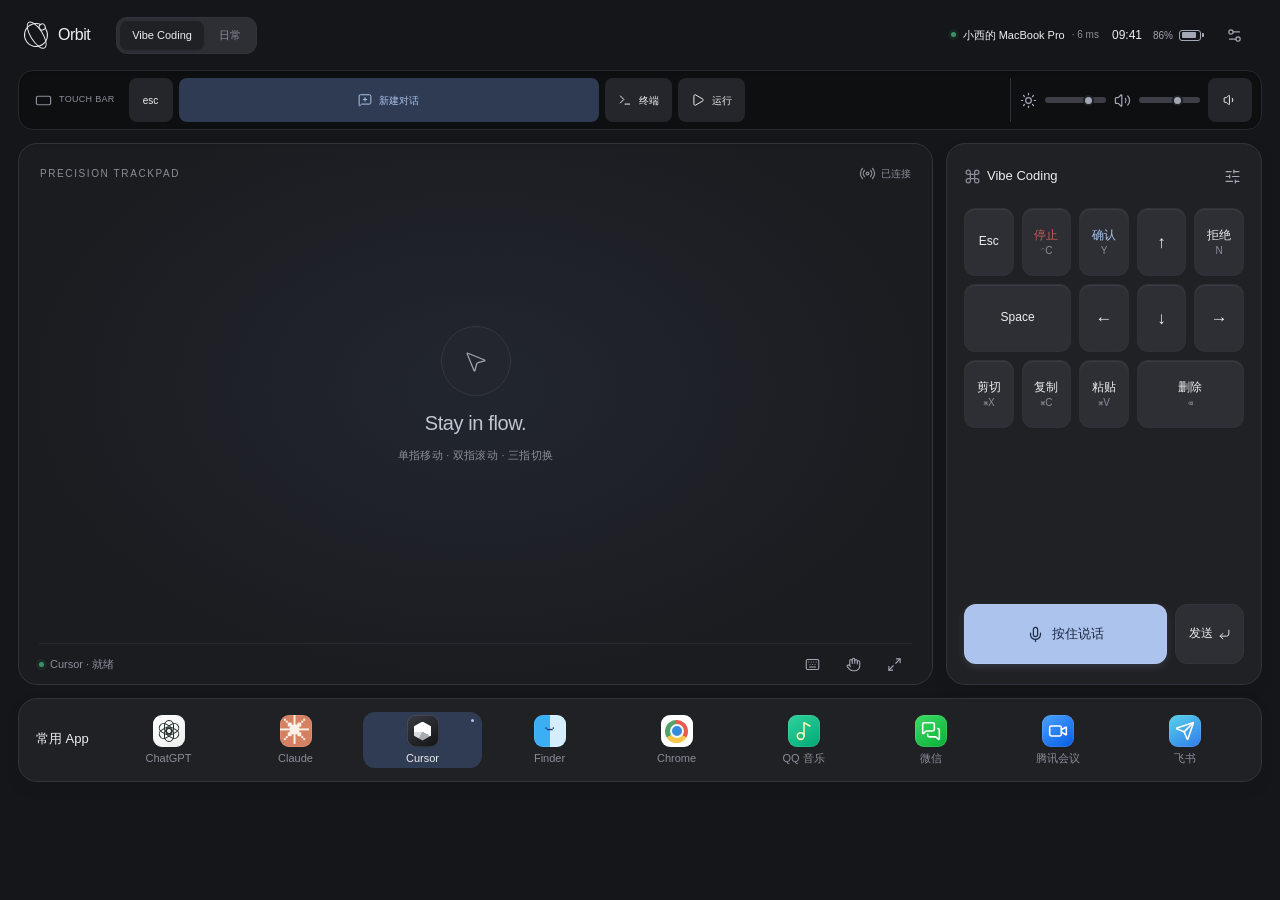
<file: designs/skins/02-graphite-pro/index.html>
<!doctype html>
<html lang="zh-CN">
<head>
<meta charset="utf-8">
<meta name="viewport" content="width=device-width,initial-scale=1">
<meta name="color-scheme" content="light">
<title>02 · 深空专业 · UI 定稿</title>
<style>html,body{margin:0;padding:0;background:#151619}body{max-width:1280px;margin:0 auto;}button,input,textarea{font:inherit}svg{display:block}
#orbit-design-study { --study-text:light-dark(#202126,#f1f1f3); --study-muted:light-dark(#74757c,#a4a4ab); --study-line:light-dark(#e6e6e9,#38383c); font-family:-apple-system,BlinkMacSystemFont,"SF Pro Display","PingFang SC","Helvetica Neue",sans-serif; color:var(--study-text); width:100%; padding:4px 0 6px; -webkit-font-smoothing:antialiased; }
#orbit-design-study * { box-sizing:border-box; }
#orbit-design-study button, #orbit-design-study input, #orbit-design-study textarea { font:inherit; }
#orbit-design-study button { cursor:pointer; -webkit-tap-highlight-color:transparent; line-height:1.3; }
#orbit-design-study button:disabled { cursor:default; opacity:.38; }
#orbit-design-study button:focus-visible { outline:3px solid #659eeb; outline-offset:3px; }
#orbit-design-study .design-switcher { display:grid; grid-template-columns:repeat(5,minmax(0,1fr)); gap:8px; }
#orbit-design-study .design-choice { border:1px solid var(--study-line); background:transparent; border-radius:13px; padding:12px; color:var(--study-text); display:flex; align-items:center; gap:9px; text-align:left; min-height:58px; transition:background .2s,border-color .2s; }
#orbit-design-study .design-choice[aria-pressed="true"] { background:light-dark(#f2f3f5,#2a2a2e); border-color:light-dark(#9b9da3,#8b8b91); }
#orbit-design-study .design-swatch { width:26px; height:31px; flex-shrink:0; border-radius:8px; border:1px solid #0000000e; box-shadow:inset 0 1px 1px #ffffff70; }
#orbit-design-study .design-choice small { display:block; font-size:10px; letter-spacing:1.2px; line-height:1.2; margin-bottom:4px; color:var(--study-muted); }
#orbit-design-study .design-choice strong { display:block; font-size:13px; font-weight:500; white-space:nowrap; }
#orbit-design-study .design-heading { display:flex; align-items:center; justify-content:space-between; gap:12px; padding:22px 1px 17px; }
#orbit-design-study .design-heading>div { display:flex; align-items:center; gap:12px; }
#orbit-design-study .design-index { font-size:11px; font-weight:500; letter-spacing:1px; color:var(--study-muted); }
#orbit-design-study .design-heading h2 { font-size:18px; font-weight:500; letter-spacing:-.5px; margin:0; line-height:1.3; }
#orbit-design-study .design-property { font-size:11px; color:var(--study-muted); }
#orbit-design-study .prototype-foot { padding:13px 2px 0; color:var(--study-muted); font-size:11px; line-height:1.6; display:flex; gap:10px; justify-content:space-between; flex-wrap:wrap; }
#orbit-design-study .orbit-device { --o-bg:#f2f3f5; --o-panel:#fcfcfd; --o-text:#25272d; --o-sub:#7b7f87; --o-line:#e5e7eb; --o-key:#f0f1f4; --o-key-hover:#e3e7ee; --o-accent:#2764d9; --o-accent-soft:#e8effc; --o-accent-text:#fff; --o-pad:#f9fafb; --o-icon:#696f7a; --o-green:#3c9168; --o-shadow:0 2px 5px #26334b04,0 10px 24px #26334b04; --o-radius:22px; color-scheme:light; background:var(--o-bg); color:var(--o-text); border:1px solid #dadce2; border-radius:30px; overflow:hidden; isolation:isolate; position:relative; box-shadow:0 16px 50px #131d3210,0 2px 8px #111a2f08; }
#orbit-design-study .systembar { height:70px; padding:0 24px; display:flex; align-items:center; justify-content:space-between; gap:14px; }
#orbit-design-study .orbit-brand { display:flex; align-items:center; gap:10px; font-size:16px; letter-spacing:-.5px; font-weight:500; }
#orbit-design-study .orbit-mark { display:inline-block; width:24px; height:24px; border:1.7px solid currentColor; border-radius:50%; position:relative; transform:rotate(-32deg); }
#orbit-design-study .orbit-mark:before { content:""; position:absolute; width:11px; height:29px; border:1.3px solid currentColor; border-radius:50%; left:5px; top:-4px; }
#orbit-design-study .orbit-mark:after { content:""; width:5px; height:5px; position:absolute; border-radius:50%; background:var(--o-bg); border:1.4px solid currentColor; right:-2px; top:4px; }
#orbit-design-study .mode-control { border:1px solid var(--o-line); background:var(--o-key); padding:3px; border-radius:11px; display:flex; gap:3px; margin-left:12px; }
#orbit-design-study .mode-control button { font-size:11px; min-height:29px; padding:0 12px; border:0; border-radius:7px; background:transparent; color:var(--o-sub); white-space:nowrap; }
#orbit-design-study .mode-control button[aria-pressed="true"] { background:var(--o-panel); color:var(--o-text); box-shadow:0 1px 5px #0000000d; }
#orbit-design-study .system-left, #orbit-design-study .system-right { display:flex; align-items:center; gap:14px; }
#orbit-design-study .system-right { gap:11px; }
#orbit-design-study .connection { background:transparent; border:0; color:var(--o-text); padding:6px 2px; display:flex; gap:7px; align-items:center; font-size:11px; white-space:nowrap; }
#orbit-design-study .online-dot { width:5px; height:5px; border-radius:50%; background:var(--o-green); display:inline-block; box-shadow:0 0 0 3px color-mix(in srgb,var(--o-green) 10%,transparent); }
#orbit-design-study .connection-detail { color:var(--o-sub); font-size:10px; }
#orbit-design-study .time { font-size:12px; font-weight:500; font-variant-numeric:tabular-nums; }
#orbit-design-study .system-status { display:flex; align-items:center; gap:6px; color:var(--o-icon); font-size:10px; }
#orbit-design-study .battery-shape { width:22px; height:11px; padding:1.5px; display:block; border:1px solid currentColor; border-radius:3px; position:relative; }
#orbit-design-study .battery-shape:before { content:""; display:block; width:86%; height:100%; border-radius:1px; background:currentColor; }
#orbit-design-study .battery-shape:after { content:""; position:absolute; width:2px; height:4px; border-radius:0 1px 1px 0; background:currentColor; right:-4px; top:2.5px; }
#orbit-design-study .icon-button { width:32px; height:32px; border:0; border-radius:9px; background:transparent; color:var(--o-icon); display:inline-flex; align-items:center; justify-content:center; flex-shrink:0; }
#orbit-design-study .icon-button:hover { background:var(--o-key); }
#orbit-design-study svg.lucide { width:var(--o-icon-size,17px)!important; height:var(--o-icon-size,17px)!important; stroke-width:1.7; flex-shrink:0; }
#orbit-design-study .workspace { display:grid; grid-template-columns:274px minmax(0,1fr); grid-template-rows:53px 246px 264px; grid-template-areas:"bar bar" "apps pad" "keys pad"; padding:0 18px 18px; gap:13px; }
#orbit-design-study .o-panel { background:var(--o-panel); border:1px solid var(--o-line); border-radius:var(--o-radius); box-shadow:var(--o-shadow); }
#orbit-design-study .panel-heading { display:flex; align-items:center; justify-content:space-between; gap:5px; min-height:22px; margin-bottom:12px; }
#orbit-design-study .panel-heading h3 { margin:0; font-size:13px; font-weight:500; letter-spacing:0; }
#orbit-design-study .panel-heading .subtle { color:var(--o-sub); font-size:10px; }
#orbit-design-study .panel-heading .icon-button { width:24px; height:24px; }
#orbit-design-study .apps-panel { grid-area:apps; padding:14px 15px 12px; min-width:0; }
#orbit-design-study .app-grid { display:grid; grid-template-columns:repeat(3,minmax(0,1fr)); column-gap:8px; row-gap:6px; }
#orbit-design-study .app-button { border:0; background:transparent; color:var(--o-sub); border-radius:12px; display:flex; flex-direction:column; align-items:center; justify-content:center; gap:4px; padding:3px 1px; min-height:47px; position:relative; }
#orbit-design-study .app-button:hover { background:var(--o-key); }
#orbit-design-study .app-button[aria-pressed="true"] { color:var(--o-text); background:var(--o-accent-soft); }
#orbit-design-study .app-button[aria-pressed="true"]:after { content:""; width:3px; height:3px; background:var(--o-accent); position:absolute; border-radius:50%; right:8px; top:7px; }
#orbit-design-study .app-name { font-size:11px; line-height:14px; white-space:nowrap; }
#orbit-design-study .app-icon { height:32px; width:32px; display:flex; align-items:center; justify-content:center; border-radius:9px; position:relative; color:#fff; flex-shrink:0; box-shadow:0 1px 2px #0000000b,inset 0 0 0 .6px #ffffff30; overflow:hidden; }
#orbit-design-study .app-icon svg { --o-icon-size:20px; stroke-width:1.9; }
#orbit-design-study .app-icon.gpt { background:linear-gradient(145deg,#fff,#eceeec); color:#222d29; }
#orbit-design-study .gpt-rosette { position:relative; width:22px; height:22px; }
#orbit-design-study .gpt-rosette b { position:absolute; border:1.2px solid currentColor; width:10px; height:14px; left:6px; top:0; border-radius:5px; transform-origin:5px 11px; }
#orbit-design-study .app-icon.claude { background:#d68062; color:#fcf1e6; font-size:31px; font-family:serif; line-height:1; }
#orbit-design-study .app-icon.cursor { background:linear-gradient(145deg,#383b42,#121315); }
#orbit-design-study .cursor-crystal { width:17px; height:19px; background:conic-gradient(from 30deg,#fff 0 90deg,#a8acb0 90deg 180deg,#d9dcdf 180deg 240deg,#fff 240deg); clip-path:polygon(50% 0,100% 25%,100% 75%,50% 100%,0 75%,0 25%); }
#orbit-design-study .app-icon.finder { background:linear-gradient(90deg,#3aaff4 0 50%,#d5eeff 50%); color:#143c76; }
#orbit-design-study .finder-face { font-size:23px; transform:translateY(-2px); }
#orbit-design-study .app-icon.chrome { background:#fff; }
#orbit-design-study .chrome-logo { width:23px; height:23px; background:conic-gradient(#e65b50 0 33.3%,#f6c649 33.3% 66.6%,#52a367 66.6%); border-radius:50%; display:grid; place-items:center; }
#orbit-design-study .chrome-logo:after { content:""; width:10px; height:10px; background:#368ada; border:2px solid #f2f7ff; border-radius:50%; }
#orbit-design-study .app-icon.music { background:linear-gradient(145deg,#30d39d,#00a875); color:#fff4b4; }
#orbit-design-study .app-icon.wechat { background:linear-gradient(145deg,#3ddb65,#08b137); }
#orbit-design-study .app-icon.meeting { background:linear-gradient(145deg,#4aa2ff,#075ce4); }
#orbit-design-study .app-icon.feishu { background:linear-gradient(150deg,#56d4e9,#3279ec); }
#orbit-design-study .commands-panel { grid-area:keys; padding:14px 15px; min-width:0; display:flex; flex-direction:column; }
#orbit-design-study .commands-panel .panel-heading { margin-bottom:9px; }
#orbit-design-study .mode-label { display:flex; align-items:center; gap:6px; }
#orbit-design-study .mode-label svg { width:13px; height:13px; color:var(--o-sub); }
#orbit-design-study .keygrid { display:grid; grid-template-columns:repeat(5,minmax(0,1fr)); gap:6px; }
#orbit-design-study .key { min-height:42px; border:1px solid color-mix(in srgb,var(--o-line) 65%,transparent); border-radius:10px; background:var(--o-key); color:var(--o-text); box-shadow:0 1px 1px #0a153108,inset 0 1px 0 #ffffff12; display:flex; flex-direction:column; align-items:center; justify-content:center; gap:3px; padding:4px 2px; transition:transform .12s,background .15s; font-size:11px; }
#orbit-design-study .key small { font-size:10px; color:var(--o-sub); line-height:1; }
#orbit-design-study .key:hover { background:var(--o-key-hover); }
#orbit-design-study .key:active,#orbit-design-study .key.key-flash { transform:translateY(1px) scale(.97); background:var(--o-accent-soft); color:var(--o-accent); }
#orbit-design-study .key.wide { grid-column:span 2; }
#orbit-design-study .key.stop { color:#c65c59; }
#orbit-design-study .key.yes { color:var(--o-accent); }
#orbit-design-study .key .arrow-text { font-size:17px; line-height:1; }
#orbit-design-study .voicebar { margin-top:11px; display:flex; gap:8px; }
#orbit-design-study .talk { background:var(--o-accent); border:1px solid #ffffff12; color:var(--o-accent-text); border-radius:12px; flex:1; display:flex; align-items:center; justify-content:center; gap:8px; height:47px; min-width:0; font-size:12px; box-shadow:0 3px 9px color-mix(in srgb,var(--o-accent) 14%,transparent); touch-action:none; user-select:none; }
#orbit-design-study .talk.recording { background:#ba535c; }
#orbit-design-study .send { background:var(--o-key); color:var(--o-text); border:1px solid var(--o-line); border-radius:12px; width:69px; display:flex; align-items:center; justify-content:center; gap:5px; font-size:11px; padding:0 5px; white-space:nowrap; flex-shrink:0; }
#orbit-design-study .send svg { --o-icon-size:13px; }
#orbit-design-study .draft-note { display:none; color:var(--o-sub); font-size:10px; text-align:center; margin-top:9px; line-height:1.4; min-height:13px; }
#orbit-design-study .keymore { display:none; }
#orbit-design-study .left-extras { display:none; }
#orbit-design-study .trackpad { grid-area:pad; background:var(--o-pad); border:1px solid var(--o-line); border-radius:var(--o-radius); position:relative; overflow:hidden; display:flex; flex-direction:column; min-width:0; box-shadow:inset 0 2px 5px #121d3503; }
#orbit-design-study .pad-top { padding:17px 21px; display:flex; align-items:center; justify-content:space-between; pointer-events:none; position:absolute; width:100%; top:0; z-index:2; }
#orbit-design-study .pad-label { font-size:10px; color:var(--o-sub); letter-spacing:1.6px; }
#orbit-design-study .pad-top-right { display:flex; align-items:center; gap:5px; color:var(--o-sub); font-size:10px; }
#orbit-design-study .pad-top-right svg { width:12px; height:12px; }
#orbit-design-study .touch-surface { flex:1; position:relative; width:100%; border:0; padding:48px 20px 46px; background:transparent; color:var(--o-text); cursor:default; touch-action:none; display:flex; flex-direction:column; align-items:center; justify-content:center; min-height:220px; user-select:none; overflow:hidden; }
#orbit-design-study .pad-center { display:flex; flex-direction:column; align-items:center; gap:12px; transition:opacity .2s; pointer-events:none; }
#orbit-design-study .pad-emblem { width:58px; height:58px; border:1px solid var(--o-line); border-radius:18px; display:grid; place-items:center; background:color-mix(in srgb,var(--o-panel) 50%,transparent); box-shadow:0 3px 8px #06142b03; color:var(--o-icon); margin-bottom:2px; }
#orbit-design-study .pad-emblem svg { --o-icon-size:25px; stroke-width:1.2; }
#orbit-design-study .pad-title { font-size:18px; font-weight:400; letter-spacing:-.4px; color:var(--o-icon); }
#orbit-design-study .pad-subtitle { font-size:11px; letter-spacing:.3px; color:var(--o-sub); }
#orbit-design-study .touch-surface.is-touching .pad-center { opacity:.3; }
#orbit-design-study .pad-cursor { position:absolute; top:50%; left:53%; width:27px; height:30px; color:var(--o-text); opacity:0; pointer-events:none; transform:translate(-3px,-3px); z-index:3; }
#orbit-design-study .pad-cursor svg { --o-icon-size:26px; fill:var(--o-panel); stroke-width:1.5; filter:drop-shadow(0 2px 2px #00000018); }
#orbit-design-study .pad-ripple { width:32px; height:32px; position:absolute; border:1px solid var(--o-accent); border-radius:50%; pointer-events:none; margin:-16px; animation:orbit-ripple .65s ease-out forwards; background:color-mix(in srgb,var(--o-accent) 10%,transparent); }
#orbit-design-study .pad-footer { min-height:41px; margin:0 20px; display:flex; align-items:center; justify-content:space-between; gap:8px; border-top:1px solid color-mix(in srgb,var(--o-line) 60%,transparent); color:var(--o-sub); }
#orbit-design-study .pad-footer .pad-event { font-size:11px; display:flex; align-items:center; gap:6px; }
#orbit-design-study .pad-tools { display:flex; align-items:center; gap:5px; }
#orbit-design-study .pad-tools .icon-button { width:28px; height:28px; }
#orbit-design-study .pad-tools .icon-button svg { --o-icon-size:15px; }
#orbit-design-study .touchbar { grid-area:bar; min-width:0; background:var(--o-panel); border:1px solid var(--o-line); border-radius:15px; display:flex; align-items:center; padding:7px 9px; gap:7px; box-shadow:var(--o-shadow); }
#orbit-design-study .tb-caption { color:var(--o-sub); font-size:9px; white-space:nowrap; letter-spacing:.3px; padding:0 7px; display:flex; gap:7px; align-items:center; }
#orbit-design-study .tb-caption svg { width:13px; height:13px; }
#orbit-design-study .tb-context { display:flex; align-items:center; gap:6px; flex:1; min-width:0; }
#orbit-design-study .tb-btn { height:34px; min-width:36px; background:var(--o-key); border:0; border-radius:8px; padding:0 13px; font-size:10px; color:var(--o-text); display:flex; align-items:center; justify-content:center; gap:7px; white-space:nowrap; }
#orbit-design-study .tb-btn:hover { background:var(--o-key-hover); }
#orbit-design-study .tb-btn svg { --o-icon-size:14px; }
#orbit-design-study .tb-btn.is-context { background:var(--o-accent-soft); color:var(--o-accent); flex:1; }
#orbit-design-study .tb-system { display:flex; align-items:center; gap:6px; border-left:1px solid var(--o-line); padding-left:9px; }
#orbit-design-study .tb-system .tb-btn { padding:0 10px; }
#orbit-design-study .control-group { display:flex; align-items:center; gap:6px; color:var(--o-icon); }
#orbit-design-study .control-group svg { width:14px; height:14px; }
#orbit-design-study .mini-range { appearance:none; width:61px; height:4px; border:0; border-radius:3px; background:var(--o-key-hover); padding:0; }
#orbit-design-study .mini-range::-webkit-slider-thumb { appearance:none; height:11px; width:11px; background:var(--o-icon); border:2px solid var(--o-panel); border-radius:50%; box-shadow:0 1px 3px #00000025; }
#orbit-design-study .toast { position:absolute; bottom:25px; left:50%; transform:translate(-50%,8px); max-width:calc(100% - 44px); background:var(--o-text); color:var(--o-panel); border:1px solid #ffffff15; border-radius:14px; box-shadow:0 5px 25px #00000014; display:flex; align-items:center; gap:8px; padding:11px 17px; font-size:11px; opacity:0; pointer-events:none; z-index:6; transition:opacity .16s,transform .16s; white-space:nowrap; }
#orbit-design-study .toast.show { opacity:1; transform:translate(-50%,0); }
#orbit-design-study .toast svg { width:14px; height:14px; }
#orbit-design-study .modal-layer { position:absolute; inset:0; z-index:9; background:#11182732; backdrop-filter:blur(8px); display:flex; align-items:center; justify-content:center; padding:24px; }
#orbit-design-study .modal-layer[hidden] { display:none; }
#orbit-design-study .o-dialog { background:var(--o-panel); color:var(--o-text); width:390px; max-width:100%; border:1px solid var(--o-line); border-radius:24px; padding:23px; box-shadow:0 25px 80px #00000025; }
#orbit-design-study .dialog-heading { display:flex; align-items:center; justify-content:space-between; gap:12px; margin-bottom:20px; }
#orbit-design-study .dialog-heading h3 { margin:0; font-weight:500; font-size:19px; letter-spacing:-.5px; }
#orbit-design-study .dialog-subtitle { font-size:11px; color:var(--o-sub); margin:-12px 0 20px; line-height:1.6; }
#orbit-design-study .setting-row { display:flex; align-items:center; justify-content:space-between; gap:16px; padding:14px 0; border-top:1px solid var(--o-line); font-size:12px; }
#orbit-design-study .setting-row small { display:block; font-size:10px; color:var(--o-sub); margin-top:4px; }
#orbit-design-study .setting-row input[type="range"] { width:120px; accent-color:var(--o-accent); }
#orbit-design-study .switch { appearance:none; width:38px; height:23px; background:var(--o-key-hover); border-radius:20px; cursor:pointer; transition:background .2s; position:relative; flex-shrink:0; margin:0; }
#orbit-design-study .switch:checked { background:var(--o-accent); }
#orbit-design-study .switch:after { content:""; position:absolute; width:19px; height:19px; top:2px; left:2px; border-radius:50%; background:#fff; box-shadow:0 1px 4px #00000022; transition:transform .2s; }
#orbit-design-study .switch:checked:after { transform:translateX(15px); }
#orbit-design-study .dialog-primary { border:0; background:var(--o-accent); color:var(--o-accent-text); width:100%; padding:12px; border-radius:12px; font-size:12px; margin-top:16px; }
#orbit-design-study .text-input { background:var(--o-key); color:var(--o-text); width:100%; border:1px solid var(--o-line); border-radius:12px; padding:12px; min-height:120px; resize:vertical; font-size:14px; line-height:1.7; }
#orbit-design-study .gesture-row { display:flex; gap:14px; align-items:center; padding:13px 0; border-top:1px solid var(--o-line); }
#orbit-design-study .gesture-icon { color:var(--o-accent); width:37px; height:37px; background:var(--o-accent-soft); border-radius:11px; display:grid; place-items:center; }
#orbit-design-study .gesture-row strong { font-size:12px; font-weight:500; display:block; }
#orbit-design-study .gesture-row small { font-size:10px; color:var(--o-sub); display:block; margin-top:4px; }
#orbit-design-study .dialog-keygrid { display:grid; grid-template-columns:repeat(4,minmax(0,1fr)); gap:8px; }
#orbit-design-study .dialog-keygrid .key { min-height:48px; }
#orbit-design-study .device-card { padding:16px; border:1px solid var(--o-line); background:var(--o-key); border-radius:14px; display:flex; align-items:center; gap:14px; }
#orbit-design-study .device-card>svg { width:32px; height:32px; color:var(--o-sub); }
#orbit-design-study .device-card strong { display:block; font-size:13px; font-weight:500; }
#orbit-design-study .device-card small { font-size:10px; color:var(--o-sub); display:block; margin-top:5px; }
#orbit-design-study [data-design="graphite"] { --o-bg:#151619; --o-panel:#202125; --o-text:#eeeeef; --o-sub:#8b8e99; --o-line:#32343b; --o-key:#2d2f35; --o-key-hover:#3c3f48; --o-accent:#acc3ed; --o-accent-soft:#303c53; --o-accent-text:#1c2941; --o-pad:#1b1d21; --o-icon:#a3a8b5; --o-shadow:0 6px 16px #00000012; --o-radius:19px; color-scheme:dark; border-color:#3d3f45; }
#orbit-design-study [data-design="graphite"] .workspace { grid-template-columns:minmax(0,1fr) 261px; grid-template-rows:52px 434px 75px; grid-template-areas:"bar bar" "pad keys" "apps apps"; }
#orbit-design-study [data-design="graphite"] .trackpad { background:radial-gradient(ellipse at 50% 45%,#22262e,#1a1c20 70%); }
#orbit-design-study [data-design="graphite"] .pad-emblem { border-radius:50%; width:70px; height:70px; background:#23262d; border-color:#343842; }
#orbit-design-study [data-design="graphite"] .pad-title { font-size:20px; color:#c1c6d1; }
#orbit-design-study [data-design="graphite"] .pad-top { padding-top:21px; }
#orbit-design-study [data-design="graphite"] .apps-panel { display:flex; align-items:center; padding:8px 17px; gap:20px; }
#orbit-design-study [data-design="graphite"] .apps-panel .panel-heading { margin:0; display:block; min-width:53px; }
#orbit-design-study [data-design="graphite"] .apps-panel .panel-heading .icon-button { display:none; }
#orbit-design-study [data-design="graphite"] .app-grid { grid-template-columns:repeat(9,minmax(0,1fr)); flex:1; }
#orbit-design-study [data-design="graphite"] .app-button { min-height:55px; }
#orbit-design-study [data-design="graphite"] .commands-panel { padding:20px 17px; }
#orbit-design-study [data-design="graphite"] .commands-panel .panel-heading { margin-bottom:20px; }
#orbit-design-study [data-design="graphite"] .keygrid { gap:8px; }
#orbit-design-study [data-design="graphite"] .key { min-height:68px; border-radius:11px; }
#orbit-design-study [data-design="graphite"] .voicebar { margin-top:auto; }
#orbit-design-study [data-design="graphite"] .talk { height:60px; }
#orbit-design-study [data-design="graphite"] .draft-note { margin-top:14px; }
#orbit-design-study [data-design="graphite"] .touchbar { background:#0e0f11; border-color:#27292e; box-shadow:inset 0 1px 3px #00000022; }
#orbit-design-study [data-design="graphite"] .tb-btn { background:#25262b; }
#orbit-design-study [data-design="graphite"] .tb-btn.is-context { background:#2e3b52; }
#orbit-design-study [data-design="titanium"] { --o-bg:#eae7e1; --o-panel:#f7f5f1; --o-text:#49453f; --o-sub:#928b81; --o-line:#dedad2; --o-key:#ede9e2; --o-key-hover:#e1dbd1; --o-accent:#776753; --o-accent-soft:#e9e1d5; --o-pad:#f1eee8; --o-icon:#958b7d; --o-radius:21px; --o-shadow:0 4px 12px #514b3b05; border-color:#d4cfc6; background:linear-gradient(115deg,#ebe8e2,#e6e2da); }
#orbit-design-study [data-design="titanium"] .workspace { grid-template-columns:220px minmax(0,1fr) 220px; grid-template-rows:54px 476px; grid-template-areas:"bar bar bar" "apps pad keys"; gap:14px; padding:0 17px 20px; }
#orbit-design-study [data-design="titanium"] .systembar { height:71px; }
#orbit-design-study [data-design="titanium"] .trackpad { background:linear-gradient(145deg,#f3f1ed,#eeebe5); border-color:#d5cfc4; box-shadow:inset 0 1px 4px #5d54420a,0 1px 0 #ffffffb0; }
#orbit-design-study [data-design="titanium"] .pad-emblem { border-radius:50%; background:transparent; border:1px solid #ddd7cc; box-shadow:none; }
#orbit-design-study [data-design="titanium"] .pad-title { font-size:17px; }
#orbit-design-study [data-design="titanium"] .pad-top { padding:18px 17px; }
#orbit-design-study [data-design="titanium"] .pad-top-right span { display:none; }
#orbit-design-study [data-design="titanium"] .apps-panel { display:flex; flex-direction:column; padding:17px 13px; }
#orbit-design-study [data-design="titanium"] .app-grid { row-gap:11px; gap:11px 5px; }
#orbit-design-study [data-design="titanium"] .app-button { min-height:54px; }
#orbit-design-study [data-design="titanium"] .left-extras { display:block; margin-top:auto; }
#orbit-design-study [data-design="titanium"] .left-extras h4 { font-size:10px; color:var(--o-sub); font-weight:400; margin:12px 0 10px; }
#orbit-design-study [data-design="titanium"] .edit-grid { display:grid; grid-template-columns:repeat(2,minmax(0,1fr)); gap:7px; }
#orbit-design-study [data-design="titanium"] .edit-grid .key { min-height:48px; flex-direction:row; gap:8px; }
#orbit-design-study [data-design="titanium"] .thumb-label { color:var(--o-sub); font-size:10px; margin-top:10px; display:flex; align-items:center; justify-content:center; gap:5px; letter-spacing:1px; }
#orbit-design-study [data-design="titanium"] .thumb-label svg { width:12px; height:12px; }
#orbit-design-study [data-design="titanium"] .commands-panel { padding:17px 13px; }
#orbit-design-study [data-design="titanium"] .keygrid { grid-template-columns:repeat(3,minmax(0,1fr)); gap:7px; }
#orbit-design-study [data-design="titanium"] .keygrid .key { min-height:65px; }
#orbit-design-study [data-design="titanium"] .keygrid .key.wide { grid-column:span 1; }
#orbit-design-study [data-design="titanium"] .keygrid .edit-key { display:none; }
#orbit-design-study [data-design="titanium"] .commands-panel .panel-heading { margin-bottom:18px; }
#orbit-design-study [data-design="titanium"] .voicebar { margin-top:auto; flex-direction:column; gap:8px; }
#orbit-design-study [data-design="titanium"] .talk { min-height:55px; flex:auto; background:linear-gradient(#85745e,#74634f); box-shadow:0 2px 3px #55463222,inset 0 1px 1px #ffffff38; }
#orbit-design-study [data-design="titanium"] .send { width:100%; height:47px; }
#orbit-design-study [data-design="titanium"] .draft-note { margin-top:12px; }
#orbit-design-study [data-design="titanium"] .key { background:linear-gradient(#f4f1eb,#e9e5dd); border-color:#dcd5c9; box-shadow:0 2px 2px #5c4b3010,inset 0 1px 0 #ffffffd0; }
#orbit-design-study [data-design="titanium"] .tb-context .tb-btn.is-context { background:#e7dfd3; }
#orbit-design-study .orbit-device .talk.recording { background:#b95d68; color:#fff; }
#orbit-design-study .touch-surface:focus:not(:focus-visible) { outline:none; }
#orbit-design-study [data-design="titanium"] .keygrid [data-key="no"], #orbit-design-study [data-design="titanium"] .keygrid [data-key="switch"] { grid-column:1; grid-row:2; }
#orbit-design-study [data-design="titanium"] .keygrid [data-key="up"] { grid-column:2; grid-row:2; }
#orbit-design-study .orbit-device.is-expanded .workspace { grid-template-columns:1fr; grid-template-rows:53px 495px; grid-template-areas:"bar" "pad"; }
#orbit-design-study .orbit-device.is-expanded .apps-panel,#orbit-design-study .orbit-device.is-expanded .commands-panel { display:none; }
#orbit-design-study .orbit-device.is-expanded .trackpad { margin:0; }
#orbit-design-study .orbit-device.is-expanded .touchbar { margin:0; }
@keyframes orbit-ripple { to { transform:scale(2.5); opacity:0; } }
@media (prefers-reduced-motion:reduce) { #orbit-design-study *,#orbit-design-study *:before,#orbit-design-study *:after { animation:none!important; transition:none!important; } }
@media (max-width:850px) {
 #orbit-design-study .design-choice { padding:10px 8px; gap:6px; }
 #orbit-design-study .design-swatch { width:19px; height:26px; }
 #orbit-design-study .design-choice strong { font-size:12px; }
 #orbit-design-study .design-property { max-width:230px; text-align:right; line-height:1.5; }
 #orbit-design-study .systembar { padding:0 18px!important; gap:8px; }
 #orbit-design-study .system-left,#orbit-design-study .system-right { gap:9px; }
 #orbit-design-study .mode-control { margin-left:5px; }
 #orbit-design-study .mode-control button { padding:0 9px; }
 #orbit-design-study .connection-detail { display:none; }
 #orbit-design-study .workspace { grid-template-columns:249px minmax(0,1fr); padding:0 14px 14px; gap:11px; }
 #orbit-design-study .tb-caption { display:none; }
 #orbit-design-study .tb-btn { padding:0 10px; gap:5px; }
 #orbit-design-study .tb-system { gap:4px; padding-left:7px; }
 #orbit-design-study .mini-range { width:42px; }
 #orbit-design-study [data-design="graphite"] .workspace { grid-template-columns:minmax(0,1fr) 249px; }
 #orbit-design-study [data-design="graphite"] .apps-panel { gap:8px; padding:8px; }
 #orbit-design-study [data-design="graphite"] .apps-panel .panel-heading { display:none; }#orbit-design-study [data-design="titanium"] .pad-subtitle { max-width:170px; line-height:1.9; }#orbit-design-study [data-design="titanium"] .pad-footer { margin:0 12px; }#orbit-design-study [data-design="titanium"] .pad-event { font-size:9px; }#orbit-design-study [data-design="titanium"] .pad-tools { gap:0; }
 #orbit-design-study [data-design="titanium"] .workspace { grid-template-columns:188px minmax(0,1fr) 188px; gap:11px; padding:0 13px 16px; }
 #orbit-design-study [data-design="titanium"] .apps-panel,#orbit-design-study [data-design="titanium"] .commands-panel { padding:17px 11px; }
}
@media (max-width:620px) {
 #orbit-design-study .design-switcher { gap:4px; }
 #orbit-design-study .design-choice { padding:8px 2px; flex-direction:column; gap:5px; text-align:center; border-radius:10px; min-height:62px; }
 #orbit-design-study .design-choice small { display:none; }
 #orbit-design-study .design-choice strong { font-size:10px; }
 #orbit-design-study .design-swatch { width:25px; height:17px; border-radius:5px; }
 #orbit-design-study .design-heading { padding:17px 0 13px; align-items:flex-start; }
 #orbit-design-study .design-heading>div { gap:7px; }
 #orbit-design-study .design-heading h2 { font-size:15px; }
 #orbit-design-study .design-property { font-size:10px; max-width:112px; }
 #orbit-design-study .orbit-device { border-radius:22px; }
 #orbit-design-study .systembar { height:auto!important; min-height:93px; padding:15px 14px!important; flex-wrap:wrap; gap:12px; }
 #orbit-design-study .system-left { width:100%; justify-content:space-between; }
 #orbit-design-study .orbit-brand { font-size:15px; }
 #orbit-design-study .system-right { width:100%; gap:12px; }
 #orbit-design-study .connection { margin-right:auto; }
 #orbit-design-study .system-right>.time { font-size:11px; }
 #orbit-design-study .system-status>span:first-child { display:none; }
 #orbit-design-study .system-status svg { display:none; }
 #orbit-design-study .system-right>.icon-button { width:26px; height:26px; }
 #orbit-design-study .workspace,#orbit-design-study [data-design="graphite"] .workspace,#orbit-design-study [data-design="titanium"] .workspace { grid-template-columns:minmax(0,1fr); grid-template-rows:auto 285px auto auto; grid-template-areas:"bar" "pad" "apps" "keys"; gap:10px; padding:0 10px 12px; }
 #orbit-design-study .touchbar{ flex-wrap:wrap; gap:6px; padding:8px; margin:0; border-radius:14px; }
 #orbit-design-study .tb-context { width:100%; gap:4px; flex-wrap:wrap; }
 #orbit-design-study .tb-btn { height:34px; padding:0 9px; font-size:10px; }
 #orbit-design-study .tb-context .tb-btn.is-context { min-width:160px; max-width:100%; }
 #orbit-design-study .tb-system { border-left:0; border-top:1px solid var(--o-line); padding:6px 0 0; justify-content:space-between; width:100%; }
 #orbit-design-study .mini-range { width:58px; }
 #orbit-design-study .trackpad{ margin:0; border-radius:18px; }
 #orbit-design-study .pad-top{ padding:17px; }
 #orbit-design-study .pad-subtitle { font-size:10px; }
 #orbit-design-study .pad-footer { margin:0 15px; }#orbit-design-study [data-design="titanium"] .pad-subtitle { max-width:none; }
 #orbit-design-study .apps-panel,#orbit-design-study [data-design="graphite"] .apps-panel,#orbit-design-study [data-design="titanium"] .apps-panel { margin:0; display:block; padding:14px; width:100%; }
 #orbit-design-study .apps-panel>.panel-heading,#orbit-design-study [data-design="graphite"] .apps-panel>.panel-heading { display:flex; margin-bottom:9px; }
 #orbit-design-study .app-grid,#orbit-design-study [data-design="graphite"] .app-grid{ grid-template-columns:repeat(3,minmax(0,1fr)); gap:8px; }
 #orbit-design-study .app-button{ min-height:55px; flex-direction:column; justify-content:center; gap:4px; }
 #orbit-design-study .commands-panel,#orbit-design-study [data-design="graphite"] .commands-panel,#orbit-design-study [data-design="titanium"] .commands-panel { padding:15px 14px; margin:0; display:flex; flex-direction:column; width:100%; gap:0; }
 #orbit-design-study .commands-panel>.panel-heading{ display:flex; width:100%; margin-bottom:12px; }
 #orbit-design-study .key,#orbit-design-study [data-design="graphite"] .key{ min-height:49px; }
 #orbit-design-study .voicebar,#orbit-design-study [data-design="graphite"] .voicebar { width:100%; margin:12px 0 0; }
 #orbit-design-study .talk,#orbit-design-study [data-design="graphite"] .talk{ height:49px; }
 #orbit-design-study [data-design="titanium"] .left-extras { margin-top:12px; }
 #orbit-design-study .toast { font-size:11px; white-space:normal; bottom:20px; }
 #orbit-design-study .modal-layer { padding:15px; align-items:flex-start; padding-top:90px; }
 #orbit-design-study .o-dialog { padding:19px; }
 #orbit-design-study .prototype-foot { font-size:10px; gap:4px; }
 #orbit-design-study .orbit-device.is-expanded .workspace { grid-template-columns:1fr; grid-template-rows:auto 380px; grid-template-areas:"bar" "pad"; }
}
@media (pointer:coarse) {
 #orbit-design-study .icon-button { min-width:38px; min-height:38px; }
 #orbit-design-study .mode-control button { min-height:38px; }
 #orbit-design-study .text-input { font-size:16px; }
 #orbit-design-study .tb-btn { min-height:40px; }
 #orbit-design-study .mini-range { height:8px; }
 #orbit-design-study .mini-range::-webkit-slider-thumb { width:18px; height:18px; }
}

/* Selected directions: 02 Graphite Pro and 05 Titanium Duo. */
#orbit-design-study { font-size:14px; line-height:1.5; }
#orbit-design-study .design-switcher { grid-template-columns:repeat(2,minmax(0,1fr)); }
#orbit-design-study .design-choice { min-height:62px; padding:12px 16px; }
#orbit-design-study .design-choice small { font-size:11px; }
#orbit-design-study .design-choice strong { font-size:14px; }
#orbit-design-study .system-right>.icon-button { width:44px; height:44px; }
#orbit-design-study .tb-btn { height:44px; min-width:44px; }
#orbit-design-study [data-design="graphite"] .workspace { grid-template-columns:minmax(0,1fr) 316px; grid-template-rows:60px 434px 84px; }
#orbit-design-study [data-design="titanium"] .workspace { grid-template-rows:60px 476px; }
#orbit-design-study .tb-btn.is-context { max-width:420px; }
#orbit-design-study .key { font-size:12px; }
#orbit-design-study .talk { font-size:13px; }
#orbit-design-study .send { font-size:12px; }
#orbit-design-study .pad-tools .icon-button { width:36px; height:36px; }
#orbit-design-study .mini-range { min-height:6px; }
#orbit-design-study .toast { bottom:24px; }
#orbit-design-study .voice-preview { background:var(--o-key); border:1px solid var(--o-line); padding:14px; border-radius:12px; color:var(--o-text); font-size:13px; line-height:1.7; margin-bottom:14px; }
#orbit-design-study .voice-preview-label { font-size:11px; color:var(--o-sub); margin-bottom:8px; }
#orbit-design-study[data-view="screen"] { padding:0; margin:0; }
#orbit-design-study[data-view="screen"]>.design-switcher,
#orbit-design-study[data-view="screen"]>.design-heading,
#orbit-design-study[data-view="screen"]>.prototype-foot { display:none; }
#orbit-design-study[data-view="screen"] .orbit-device { border:0; border-radius:0; box-shadow:none; min-height:640px; aspect-ratio:16 / 10; display:flex; flex-direction:column; }
#orbit-design-study[data-view="screen"] .systembar { flex-shrink:0; }
#orbit-design-study[data-view="screen"] .workspace { flex:1; min-height:0; }
#orbit-design-study[data-view="screen"] [data-design="graphite"] .workspace { grid-template-rows:60px minmax(0,1fr) 84px; }
#orbit-design-study[data-view="screen"] [data-design="titanium"] .workspace { grid-template-rows:60px minmax(0,1fr); }
#orbit-design-study[data-view="screen"] .orbit-device.is-expanded .workspace { grid-template-columns:1fr; grid-template-rows:60px minmax(0,1fr); grid-template-areas:"bar" "pad"; }
@media (max-width:850px) {
 #orbit-design-study .design-property { max-width:300px; }
 #orbit-design-study .tb-caption { display:none; }
 #orbit-design-study .pad-footer .pad-event { font-size:10px; }
}
@media (max-width:620px) {
 #orbit-design-study .design-choice { flex-direction:row; justify-content:center; padding:10px; }
 #orbit-design-study .design-choice strong { font-size:13px; }
 #orbit-design-study .design-choice small { display:block; }
 #orbit-design-study .design-swatch { height:29px; width:25px; }
 #orbit-design-study .design-property { max-width:116px; }
 #orbit-design-study [data-design="graphite"] .workspace,
 #orbit-design-study [data-design="titanium"] .workspace { grid-template-columns:minmax(0,1fr); grid-template-rows:auto 285px auto auto; grid-template-areas:"bar" "pad" "apps" "keys"; }
 #orbit-design-study[data-view="screen"] .orbit-device { min-height:0; aspect-ratio:auto; }
 #orbit-design-study[data-view="screen"] [data-design="graphite"] .workspace,
 #orbit-design-study[data-view="screen"] [data-design="titanium"] .workspace { grid-template-rows:auto 285px auto auto; }
 #orbit-design-study[data-view="screen"] .orbit-device.is-expanded .workspace { grid-template-rows:auto 420px; grid-template-areas:"bar" "pad"; }
}
</style>
</head>
<body>
<div id="orbit-design-study" data-initial-design="graphite" data-view="screen" aria-label="Orbit UI · 已选方案 02 与 05">
  <nav class="design-switcher" aria-label="选择设计方案"></nav>
  <div class="design-heading"><div><span class="design-index"></span><h2></h2></div><span class="design-property"></span></div>
  <div class="orbit-device" data-design="graphite" aria-label="安卓平板触控应用交互原型"></div>
  <div class="prototype-foot"><span>交互演示 · 不连接实际电脑</span><span>切换应用，体验 Touch Bar 联动；在触控区拖动试试。</span></div>
</div>
<script>/* Offline Lucide 1.17.0 subset. See assets/LICENSE-lucide.txt. */
(() => {
 const nodes={"music":[["path",{"d":"M9 18V5l12-2v13"}],["circle",{"cx":"6","cy":"18","r":"3"}],["circle",{"cx":"18","cy":"16","r":"3"}]],"music-2":[["circle",{"cx":"8","cy":"18","r":"4"}],["path",{"d":"M12 18V2l7 4"}]],"messages-square":[["path",{"d":"M16 10a2 2 0 0 1-2 2H6.828a2 2 0 0 0-1.414.586l-2.202 2.202A.71.71 0 0 1 2 14.286V4a2 2 0 0 1 2-2h10a2 2 0 0 1 2 2z"}],["path",{"d":"M20 9a2 2 0 0 1 2 2v10.286a.71.71 0 0 1-1.212.502l-2.202-2.202A2 2 0 0 0 17.172 19H10a2 2 0 0 1-2-2v-1"}]],"video":[["path",{"d":"m16 13 5.223 3.482a.5.5 0 0 0 .777-.416V7.87a.5.5 0 0 0-.752-.432L16 10.5"}],["rect",{"x":"2","y":"6","width":"14","height":"12","rx":"2"}]],"send":[["path",{"d":"M14.536 21.686a.5.5 0 0 0 .937-.024l6.5-19a.496.496 0 0 0-.635-.635l-19 6.5a.5.5 0 0 0-.024.937l7.93 3.18a2 2 0 0 1 1.112 1.11z"}],["path",{"d":"m21.854 2.147-10.94 10.939"}]],"space":[["path",{"d":"M22 17v1c0 .5-.5 1-1 1H3c-.5 0-1-.5-1-1v-1"}]],"copy":[["rect",{"width":"14","height":"14","x":"8","y":"8","rx":"2","ry":"2"}],["path",{"d":"M4 16c-1.1 0-2-.9-2-2V4c0-1.1.9-2 2-2h10c1.1 0 2 .9 2 2"}]],"delete":[["path",{"d":"M10 5a2 2 0 0 0-1.344.519l-6.328 5.74a1 1 0 0 0 0 1.481l6.328 5.741A2 2 0 0 0 10 19h10a2 2 0 0 0 2-2V7a2 2 0 0 0-2-2z"}],["path",{"d":"m12 9 6 6"}],["path",{"d":"m18 9-6 6"}]],"search":[["path",{"d":"m21 21-4.34-4.34"}],["circle",{"cx":"11","cy":"11","r":"8"}]],"settings-2":[["path",{"d":"M14 17H5"}],["path",{"d":"M19 7h-9"}],["circle",{"cx":"17","cy":"17","r":"3"}],["circle",{"cx":"7","cy":"7","r":"3"}]],"ellipsis":[["circle",{"cx":"12","cy":"12","r":"1"}],["circle",{"cx":"19","cy":"12","r":"1"}],["circle",{"cx":"5","cy":"12","r":"1"}]],"hand":[["path",{"d":"M18 11V6a2 2 0 0 0-2-2a2 2 0 0 0-2 2"}],["path",{"d":"M14 10V4a2 2 0 0 0-2-2a2 2 0 0 0-2 2v2"}],["path",{"d":"M10 10.5V6a2 2 0 0 0-2-2a2 2 0 0 0-2 2v8"}],["path",{"d":"M18 8a2 2 0 1 1 4 0v6a8 8 0 0 1-8 8h-2c-2.8 0-4.5-.86-5.99-2.34l-3.6-3.6a2 2 0 0 1 2.83-2.82L7 15"}]],"command":[["path",{"d":"M15 6v12a3 3 0 1 0 3-3H6a3 3 0 1 0 3 3V6a3 3 0 1 0-3 3h12a3 3 0 1 0-3-3"}]],"sliders-horizontal":[["path",{"d":"M10 5H3"}],["path",{"d":"M12 19H3"}],["path",{"d":"M14 3v4"}],["path",{"d":"M16 17v4"}],["path",{"d":"M21 12h-9"}],["path",{"d":"M21 19h-5"}],["path",{"d":"M21 5h-7"}],["path",{"d":"M8 10v4"}],["path",{"d":"M8 12H3"}]],"mic":[["path",{"d":"M12 19v3"}],["path",{"d":"M19 10v2a7 7 0 0 1-14 0v-2"}],["rect",{"x":"9","y":"2","width":"6","height":"13","rx":"3"}]],"corner-down-left":[["path",{"d":"M20 4v7a4 4 0 0 1-4 4H4"}],["path",{"d":"m9 10-5 5 5 5"}]],"radio":[["path",{"d":"M16.247 7.761a6 6 0 0 1 0 8.478"}],["path",{"d":"M19.075 4.933a10 10 0 0 1 0 14.134"}],["path",{"d":"M4.925 19.067a10 10 0 0 1 0-14.134"}],["path",{"d":"M7.753 16.239a6 6 0 0 1 0-8.478"}],["circle",{"cx":"12","cy":"12","r":"2"}]],"mouse-pointer-2":[["path",{"d":"M4.037 4.688a.495.495 0 0 1 .651-.651l16 6.5a.5.5 0 0 1-.063.947l-6.124 1.58a2 2 0 0 0-1.438 1.435l-1.579 6.126a.5.5 0 0 1-.947.063z"}]],"keyboard":[["path",{"d":"M10 8h.01"}],["path",{"d":"M12 12h.01"}],["path",{"d":"M14 8h.01"}],["path",{"d":"M16 12h.01"}],["path",{"d":"M18 8h.01"}],["path",{"d":"M6 8h.01"}],["path",{"d":"M7 16h10"}],["path",{"d":"M8 12h.01"}],["rect",{"width":"20","height":"16","x":"2","y":"4","rx":"2"}]],"minimize-2":[["path",{"d":"m14 10 7-7"}],["path",{"d":"M20 10h-6V4"}],["path",{"d":"m3 21 7-7"}],["path",{"d":"M4 14h6v6"}]],"maximize-2":[["path",{"d":"M15 3h6v6"}],["path",{"d":"m21 3-7 7"}],["path",{"d":"m3 21 7-7"}],["path",{"d":"M9 21H3v-6"}]],"play":[["path",{"d":"M5 5a2 2 0 0 1 3.008-1.728l11.997 6.998a2 2 0 0 1 .003 3.458l-12 7A2 2 0 0 1 5 19z"}]],"forward":[["path",{"d":"m15 17 5-5-5-5"}],["path",{"d":"M4 18v-2a4 4 0 0 1 4-4h12"}]],"arrow-left":[["path",{"d":"m12 19-7-7 7-7"}],["path",{"d":"M19 12H5"}]],"arrow-right":[["path",{"d":"M5 12h14"}],["path",{"d":"m12 5 7 7-7 7"}]],"rotate-cw":[["path",{"d":"M21 12a9 9 0 1 1-9-9c2.52 0 4.93 1 6.74 2.74L21 8"}],["path",{"d":"M21 3v5h-5"}]],"star":[["path",{"d":"M11.525 2.295a.53.53 0 0 1 .95 0l2.31 4.679a2.123 2.123 0 0 0 1.595 1.16l5.166.756a.53.53 0 0 1 .294.904l-3.736 3.638a2.123 2.123 0 0 0-.611 1.878l.882 5.14a.53.53 0 0 1-.771.56l-4.618-2.428a2.122 2.122 0 0 0-1.973 0L6.396 21.01a.53.53 0 0 1-.77-.56l.881-5.139a2.122 2.122 0 0 0-.611-1.879L2.16 9.795a.53.53 0 0 1 .294-.906l5.165-.755a2.122 2.122 0 0 0 1.597-1.16z"}]],"bookmark":[["path",{"d":"M17 3a2 2 0 0 1 2 2v15a1 1 0 0 1-1.496.868l-4.512-2.578a2 2 0 0 0-1.984 0l-4.512 2.578A1 1 0 0 1 5 20V5a2 2 0 0 1 2-2z"}]],"skip-back":[["path",{"d":"M17.971 4.285A2 2 0 0 1 21 6v12a2 2 0 0 1-3.029 1.715l-9.997-5.998a2 2 0 0 1-.003-3.432z"}],["path",{"d":"M3 20V4"}]],"pause":[["rect",{"x":"14","y":"3","width":"5","height":"18","rx":"1"}],["rect",{"x":"5","y":"3","width":"5","height":"18","rx":"1"}]],"skip-forward":[["path",{"d":"M21 4v16"}],["path",{"d":"M6.029 4.285A2 2 0 0 0 3 6v12a2 2 0 0 0 3.029 1.715l9.997-5.998a2 2 0 0 0 .003-3.432z"}]],"folder-plus":[["path",{"d":"M12 10v6"}],["path",{"d":"M9 13h6"}],["path",{"d":"M20 20a2 2 0 0 0 2-2V8a2 2 0 0 0-2-2h-7.9a2 2 0 0 1-1.69-.9L9.6 3.9A2 2 0 0 0 7.93 3H4a2 2 0 0 0-2 2v13a2 2 0 0 0 2 2Z"}]],"layout-grid":[["rect",{"width":"7","height":"7","x":"3","y":"3","rx":"1"}],["rect",{"width":"7","height":"7","x":"14","y":"3","rx":"1"}],["rect",{"width":"7","height":"7","x":"14","y":"14","rx":"1"}],["rect",{"width":"7","height":"7","x":"3","y":"14","rx":"1"}]],"screen-share":[["path",{"d":"M13 3H4a2 2 0 0 0-2 2v10a2 2 0 0 0 2 2h16a2 2 0 0 0 2-2v-3"}],["path",{"d":"M8 21h8"}],["path",{"d":"M12 17v4"}],["path",{"d":"m17 8 5-5"}],["path",{"d":"M17 3h5v5"}]],"message-square-plus":[["path",{"d":"M22 17a2 2 0 0 1-2 2H6.828a2 2 0 0 0-1.414.586l-2.202 2.202A.71.71 0 0 1 2 21.286V5a2 2 0 0 1 2-2h16a2 2 0 0 1 2 2z"}],["path",{"d":"M12 8v6"}],["path",{"d":"M9 11h6"}]],"terminal":[["path",{"d":"M12 19h8"}],["path",{"d":"m4 17 6-6-6-6"}]],"panels-top-left":[["rect",{"width":"18","height":"18","x":"3","y":"3","rx":"2"}],["path",{"d":"M3 9h18"}],["path",{"d":"M9 21V9"}]],"rectangle-horizontal":[["rect",{"width":"20","height":"12","x":"2","y":"6","rx":"2"}]],"sun":[["circle",{"cx":"12","cy":"12","r":"4"}],["path",{"d":"M12 2v2"}],["path",{"d":"M12 20v2"}],["path",{"d":"m4.93 4.93 1.41 1.41"}],["path",{"d":"m17.66 17.66 1.41 1.41"}],["path",{"d":"M2 12h2"}],["path",{"d":"M20 12h2"}],["path",{"d":"m6.34 17.66-1.41 1.41"}],["path",{"d":"m19.07 4.93-1.41 1.41"}]],"volume-2":[["path",{"d":"M11 4.702a.705.705 0 0 0-1.203-.498L6.413 7.587A1.4 1.4 0 0 1 5.416 8H3a1 1 0 0 0-1 1v6a1 1 0 0 0 1 1h2.416a1.4 1.4 0 0 1 .997.413l3.383 3.384A.705.705 0 0 0 11 19.298z"}],["path",{"d":"M16 9a5 5 0 0 1 0 6"}],["path",{"d":"M19.364 18.364a9 9 0 0 0 0-12.728"}]],"volume-x":[["path",{"d":"M11 4.702a.705.705 0 0 0-1.203-.498L6.413 7.587A1.4 1.4 0 0 1 5.416 8H3a1 1 0 0 0-1 1v6a1 1 0 0 0 1 1h2.416a1.4 1.4 0 0 1 .997.413l3.383 3.384A.705.705 0 0 0 11 19.298z"}],["line",{"x1":"22","x2":"16","y1":"9","y2":"15"}],["line",{"x1":"16","x2":"22","y1":"9","y2":"15"}]],"volume-1":[["path",{"d":"M11 4.702a.705.705 0 0 0-1.203-.498L6.413 7.587A1.4 1.4 0 0 1 5.416 8H3a1 1 0 0 0-1 1v6a1 1 0 0 0 1 1h2.416a1.4 1.4 0 0 1 .997.413l3.383 3.384A.705.705 0 0 0 11 19.298z"}],["path",{"d":"M16 9a5 5 0 0 1 0 6"}]],"check":[["path",{"d":"M20 6 9 17l-5-5"}]],"x":[["path",{"d":"M18 6 6 18"}],["path",{"d":"m6 6 12 12"}]],"layers":[["path",{"d":"M12.83 2.18a2 2 0 0 0-1.66 0L2.6 6.08a1 1 0 0 0 0 1.83l8.58 3.91a2 2 0 0 0 1.66 0l8.58-3.9a1 1 0 0 0 0-1.83z"}],["path",{"d":"M2 12a1 1 0 0 0 .58.91l8.6 3.91a2 2 0 0 0 1.65 0l8.58-3.9A1 1 0 0 0 22 12"}],["path",{"d":"M2 17a1 1 0 0 0 .58.91l8.6 3.91a2 2 0 0 0 1.65 0l8.58-3.9A1 1 0 0 0 22 17"}]],"mouse":[["rect",{"x":"5","y":"2","width":"14","height":"20","rx":"7"}],["path",{"d":"M12 6v4"}]],"audio-lines":[["path",{"d":"M2 10v3"}],["path",{"d":"M6 6v11"}],["path",{"d":"M10 3v18"}],["path",{"d":"M14 8v7"}],["path",{"d":"M18 5v13"}],["path",{"d":"M22 10v3"}]],"settings":[["path",{"d":"M9.671 4.136a2.34 2.34 0 0 1 4.659 0 2.34 2.34 0 0 0 3.319 1.915 2.34 2.34 0 0 1 2.33 4.033 2.34 2.34 0 0 0 0 3.831 2.34 2.34 0 0 1-2.33 4.033 2.34 2.34 0 0 0-3.319 1.915 2.34 2.34 0 0 1-4.659 0 2.34 2.34 0 0 0-3.32-1.915 2.34 2.34 0 0 1-2.33-4.033 2.34 2.34 0 0 0 0-3.831A2.34 2.34 0 0 1 6.35 6.051a2.34 2.34 0 0 0 3.319-1.915"}],["circle",{"cx":"12","cy":"12","r":"3"}]],"laptop":[["path",{"d":"M18 5a2 2 0 0 1 2 2v8.526a2 2 0 0 0 .212.897l1.068 2.127a1 1 0 0 1-.9 1.45H3.62a1 1 0 0 1-.9-1.45l1.068-2.127A2 2 0 0 0 4 15.526V7a2 2 0 0 1 2-2z"}],["path",{"d":"M20.054 15.987H3.946"}]],"expand":[["path",{"d":"m15 15 6 6"}],["path",{"d":"m15 9 6-6"}],["path",{"d":"M21 16v5h-5"}],["path",{"d":"M21 8V3h-5"}],["path",{"d":"M3 16v5h5"}],["path",{"d":"m3 21 6-6"}],["path",{"d":"M3 8V3h5"}],["path",{"d":"M9 9 3 3"}]],"volume":[["path",{"d":"M11 4.702a.705.705 0 0 0-1.203-.498L6.413 7.587A1.4 1.4 0 0 1 5.416 8H3a1 1 0 0 0-1 1v6a1 1 0 0 0 1 1h2.416a1.4 1.4 0 0 1 .997.413l3.383 3.384A.705.705 0 0 0 11 19.298z"}]]};
 const namespace='http://www.w3.org/2000/svg';
 globalThis.lucide={createIcons(options={}) {
  document.querySelectorAll('i[data-lucide]').forEach(placeholder=>{
   const name=placeholder.getAttribute('data-lucide');
   if(!nodes[name])return;
   const svg=document.createElementNS(namespace,'svg');
   const attrs={width:17,height:17,viewBox:'0 0 24 24',fill:'none',stroke:'currentColor','stroke-width':1.7,'stroke-linecap':'round','stroke-linejoin':'round',...options.attrs};
   Object.entries(attrs).forEach(([key,value])=>svg.setAttribute(key,String(value)));
   svg.setAttribute('class','lucide lucide-'+name);
   svg.setAttribute('aria-hidden','true');
   nodes[name].forEach(([tag,attributes])=>{
    const el=document.createElementNS(namespace,tag);
    Object.entries(attributes).forEach(([key,value])=>{if(key!=='key')el.setAttribute(key,String(value));});
    svg.appendChild(el);
   });
   placeholder.replaceWith(svg);
  });
 }};
})();
</script>
<script>
(() => {
 const root = document.getElementById('orbit-design-study');
 const device = root.querySelector('.orbit-device');
 const concepts = [
  {id:'graphite',number:'02',name:'深空专业',title:'深空 · 专注于创造',en:'GRAPHITE PRO',property:'右侧快捷键 / 深空铝 / 夜间工作',swatch:'linear-gradient(140deg,#565a63,#151619)',pad:'Stay in flow.',label:'PRECISION TRACKPAD'},
  {id:'titanium',number:'05',name:'双手操控',title:'钛金 · 双手的默契',en:'TITANIUM DUO',property:'双侧拇指区 / 温润钛色 / 实体键感',swatch:'linear-gradient(140deg,#e6e0d5,#ac9e8b)',pad:'一触，心手相连',label:'MULTI-TOUCH'}
 ];
 const apps = [
  {id:'gpt',name:'ChatGPT',icon:'gpt'}, {id:'claude',name:'Claude',icon:'claude'}, {id:'cursor',name:'Cursor',icon:'cursor'},
  {id:'finder',name:'Finder',icon:'finder'}, {id:'chrome',name:'Chrome',icon:'chrome'}, {id:'music',name:'QQ 音乐',icon:'music'},
  {id:'wechat',name:'微信',icon:'wechat'}, {id:'meeting',name:'腾讯会议',icon:'meeting'}, {id:'feishu',name:'飞书',icon:'feishu'}
 ];
 const state = {design:root.dataset.initialDesign || 'graphite',app:'cursor',mode:'coding',volume:65,brightness:75,sensitivity:55,natural:true,haptics:true,expanded:false,draft:'',recording:false,playing:false,muted:false};
 let toastTimer, priorFocus, recordPointer, startPoint, heldTimer, spaceHeld=false;
 const icon = (name) => `<i data-lucide="${name}" aria-hidden="true"></i>`;
 const esc = (value) => String(value).replace(/[&<>"']/g,c=>({'&':'&amp;','<':'&lt;','>':'&gt;','"':'&quot;',"'":'&#39;'}[c]));
 const paintIcons = () => { if (globalThis.lucide) globalThis.lucide.createIcons({attrs:{width:17,height:17}}); };
 function appIcon(app) {
  const logos = {gpt:`<span class="gpt-rosette">${[0,60,120,180,240,300].map(d=>`<b style="transform:rotate(${d}deg)"></b>`).join('')}</span>`,claude:'✳',cursor:'<span class="cursor-crystal"></span>',finder:'<span class="finder-face">⌣</span>',chrome:'<span class="chrome-logo"></span>',music:icon('music-2'),wechat:icon('messages-square'),meeting:icon('video'),feishu:icon('send')};
  return `<span class="app-icon ${app.icon}">${logos[app.icon]}</span>`;
 }
 function appButtons() { return apps.map(a=>`<button type="button" class="app-button" data-app="${a.id}" aria-pressed="${state.app===a.id}" aria-label="切换到 ${a.name}">${appIcon(a)}<span class="app-name">${a.name}</span></button>`).join(''); }
 const keyData = [
  ['esc','Esc','','','退出'],['stop','停止','⌃C','stop','中断任务'],['yes','确认','Y','yes','确认 Y'],['up','↑','','not-focus','方向键 ↑'],['no','拒绝','N','','拒绝 N'],
  ['space','Space','','wide not-focus','空格'],['left','←','','not-focus','方向键 ←'],['down','↓','','not-focus','方向键 ↓'],['right','→','','not-focus','方向键 →'],
  ['cut','剪切','⌘X','edit-key not-focus','剪切 ⌘X'],['copy','复制','⌘C','edit-key','复制 ⌘C'],['paste','粘贴','⌘V','edit-key','粘贴 ⌘V'],['delete','删除','⌫','wide edit-key not-focus','删除']
 ];
 const dailyKeys = [
  ['esc','Esc','','','退出'],['close','关闭','⌘W','stop','关闭窗口'],['search','搜索','⌘F','yes','搜索'],['up','↑','','not-focus','方向键 ↑'],['switch','切换','⌘⇥','','切换窗口'],
  ['space','Space','','wide not-focus','空格'],['left','←','','not-focus','方向键 ←'],['down','↓','','not-focus','方向键 ↓'],['right','→','','not-focus','方向键 →'],
  ['cut','剪切','⌘X','edit-key not-focus','剪切 ⌘X'],['copy','复制','⌘C','edit-key','复制 ⌘C'],['paste','粘贴','⌘V','edit-key','粘贴 ⌘V'],['delete','删除','⌫','wide edit-key not-focus','删除']
 ];
 function keyButton(k) { return `<button type="button" class="key ${k[3]}" data-key="${k[0]}" data-command="${k[4]}" aria-label="${k[4]}"><span class="${['up','down','left','right'].includes(k[0])?'arrow-text':''}">${k[1]}</span>${k[2]?`<small>${k[2]}</small>`:''}</button>`; }
 function header() { return `<header class="systembar"><div class="system-left"><div class="orbit-brand"><span class="orbit-mark" aria-hidden="true"></span>Orbit</div><div class="mode-control" aria-label="快捷键模式"><button type="button" data-mode="coding" aria-pressed="${state.mode==='coding'}">Vibe Coding</button><button type="button" data-mode="daily" aria-pressed="${state.mode==='daily'}">日常</button></div></div><div class="system-right"><button type="button" class="connection" data-action="connection" aria-label="查看电脑连接状态"><span class="online-dot"></span>小西的 MacBook Pro <span class="connection-detail">· 6 ms</span></button><time class="time">09:41</time><span class="system-status"><span>86%</span><span class="battery-shape" aria-label="电量 86%"></span></span><button type="button" class="icon-button" data-action="settings" aria-label="设置">${icon('settings-2')}</button></div></header>`; }
 function appsPanel() { return `<section class="apps-panel o-panel" aria-label="常用 App"><div class="panel-heading"><h3>常用 App</h3><button type="button" class="icon-button" data-action="allapps" aria-label="查看所有应用">${icon('ellipsis')}</button></div><div class="app-grid">${appButtons()}</div><div class="left-extras"><h4>编辑与修饰键</h4><div class="edit-grid">${keyData.filter(k=>['cut','copy','paste','delete'].includes(k[0])).map(k=>keyButton([k[0],k[1],k[2],'',k[4]])).join('')}<button type="button" class="key" data-modifier="command" aria-pressed="false">⌘ <small>Command</small></button><button type="button" class="key" data-modifier="shift" aria-pressed="false">⇧ <small>Shift</small></button></div><div class="thumb-label">${icon('hand')}左手 · 应用与编辑</div></div></section>`; }
 function commandsPanel() { return `<section class="commands-panel o-panel" aria-label="快捷键"><div class="panel-heading"><h3 class="mode-label">${icon('command')}<span>${state.mode==='coding'?'Vibe Coding':'常用快捷键'}</span></h3><button type="button" class="icon-button" data-action="keys" aria-label="全部快捷键">${icon('sliders-horizontal')}</button></div><div class="keygrid">${(state.mode==='coding'?keyData:dailyKeys).map(keyButton).join('')}</div><button type="button" class="keymore icon-button" data-action="keys" aria-label="更多快捷键">${icon('ellipsis')}</button><div class="voicebar"><button type="button" class="talk" data-action="talk" aria-label="按住说话，演示语音状态">${icon('mic')}<span>按住说话</span></button><button type="button" class="send" data-action="send" aria-label="发送，长按换行"><span>发送</span>${icon('corner-down-left')}</button></div><div class="draft-note">${state.draft?'已有输入 · 点击发送':'松开发送到输入框 · 长按 ↵ 换行'}</div></section>`; }
 function pad() {
  const c=concepts.find(c=>c.id===state.design);
  return `<section class="trackpad" aria-label="触控区域"><div class="pad-top"><span class="pad-label">${c.label}</span><span class="pad-top-right">${icon('radio')}<span>已连接</span></span></div><button type="button" class="touch-surface" aria-label="触控板演示：拖动移动指针，轻点单击，滚轮模拟双指滚动"><span class="pad-center"><span class="pad-emblem">${icon('mouse-pointer-2')}</span><span class="pad-title">${c.pad}</span><span class="pad-subtitle">单指移动 · 双指滚动 · 三指切换</span></span><span class="pad-cursor">${icon('mouse-pointer-2')}</span></button><div class="pad-footer"><span class="pad-event"><span class="online-dot"></span><span class="event-text">${state.app==='cursor'?'Cursor':apps.find(a=>a.id===state.app).name} · 就绪</span></span><div class="pad-tools"><button type="button" class="icon-button" data-action="keyboard" aria-label="文字输入">${icon('keyboard')}</button><button type="button" class="icon-button" data-action="gestures" aria-label="手势指南">${icon('hand')}</button><button type="button" class="icon-button" data-action="expand" aria-label="${state.expanded?'退出沉浸触控':'展开触控区'}">${icon(state.expanded?'minimize-2':'maximize-2')}</button></div></div></section>`;
 }
 function tbButton(label,ico,action,main=false) { return `<button type="button" class="tb-btn ${main?'is-context':''}" data-action="${action}"${label?'':` aria-label="${action==='previous'?'上一首':action==='play'?(state.playing?'暂停':'播放'):action==='next'?'下一首':action==='mute'?'切换静音':action==='back'?'后退':action==='forward'?'前进':'刷新'}"`}>${ico?icon(ico):''}${label?`<span>${label}</span>`:''}</button>`; }
 function touchbar() {
  let items;
  if (state.app==='chrome') items=tbButton('','arrow-left','back')+tbButton('','arrow-right','forward')+tbButton('','rotate-cw','refresh')+tbButton('搜索或输入网址','search','address',true)+tbButton('收藏','star','bookmark');
  else if (state.app==='music') items=tbButton('','skip-back','previous')+tbButton('',state.playing?'pause':'play','play')+tbButton('','skip-forward','next')+tbButton('专注歌单 · QQ 音乐','music-2','playlist',true);
  else if (state.app==='finder') items=tbButton('新窗口','folder-plus','new-window')+tbButton('搜索文件','search','search-files',true)+tbButton('显示方式','layout-grid','view-files');
  else if (state.app==='meeting') items=tbButton('麦克风','mic','meeting-mic')+tbButton('摄像头','video','meeting-video')+tbButton('共享屏幕','screen-share','share-screen',true);
  else if (state.app==='cursor') items=tbButton('esc','','escape')+tbButton('新建对话','message-square-plus','new-chat',true)+tbButton('终端','terminal','terminal')+tbButton('运行','play','run');
  else items=tbButton('esc','','escape')+tbButton('新建对话','message-square-plus','new-chat',true)+tbButton('搜索','search','search')+tbButton('切换窗口','panels-top-left','switch-window');
  return `<section class="touchbar" aria-label="Mac Touch Bar"><span class="tb-caption">${icon('rectangle-horizontal')}TOUCH BAR</span><div class="tb-context">${items}</div><div class="tb-system"><label class="control-group" aria-label="屏幕亮度">${icon('sun')}<input type="range" min="0" max="100" value="${state.brightness}" data-range="brightness" class="mini-range" aria-label="屏幕亮度"></label><label class="control-group" aria-label="系统音量">${icon('volume-2')}<input type="range" min="0" max="100" value="${state.volume}" data-range="volume" class="mini-range" aria-label="系统音量"></label>${tbButton('',state.muted?'volume-x':'volume-1','mute')}</div></section>`;
 }
 function render() {
  const c=concepts.find(c=>c.id===state.design);
  root.querySelector('.design-switcher').innerHTML=concepts.map((c,i)=>`<button type="button" class="design-choice" data-design-select="${c.id}" aria-pressed="${c.id===state.design}" aria-label="方案 ${c.number}：${c.name}"><span class="design-swatch" style="background:${c.swatch}"></span><span><small>${c.number}</small><strong>${c.name}</strong></span></button>`).join('');
  root.querySelector('.design-heading h2').textContent=c.title;
  root.querySelector('.design-index').textContent=c.number;
  root.querySelector('.design-property').textContent=c.property;
  device.dataset.design=state.design;
  device.classList.toggle('is-expanded',state.expanded);
  device.innerHTML=header()+`<div class="workspace">${appsPanel()}${commandsPanel()}${pad()}${touchbar()}</div><div class="toast" role="status" aria-live="polite"></div><div class="modal-layer" hidden></div>`;
  paintIcons(); bindPad(); bindVoice();
 }
 function toast(message) {
  const t=device.querySelector('.toast'); if(!t) return;
  clearTimeout(toastTimer); t.innerHTML=icon('check')+`<span>${esc(message)}</span>`; t.classList.add('show'); paintIcons();
  toastTimer=setTimeout(()=>t.classList.remove('show'),1800);
 }
 function eventText(text) { const e=device.querySelector('.event-text'); if(e) e.textContent=text; }
 function updateApp(id) {
  state.app=id;
  device.querySelectorAll('[data-app]').forEach(b=>b.setAttribute('aria-pressed',b.dataset.app===id));
  device.querySelector('.touchbar').outerHTML=touchbar();
  eventText(`${apps.find(a=>a.id===id).name} · 就绪`);
  paintIcons(); toast(`已切换到 ${apps.find(a=>a.id===id).name}`);
 }
 function openDialog(title,content,subtitle='') {
  priorFocus=document.activeElement;
  const layer=device.querySelector('.modal-layer');
  layer.innerHTML=`<section class="o-dialog" role="dialog" aria-modal="true" aria-label="${esc(title)}"><div class="dialog-heading"><h3>${esc(title)}</h3><button type="button" class="icon-button" data-action="close-dialog" aria-label="关闭">${icon('x')}</button></div>${subtitle?`<p class="dialog-subtitle">${esc(subtitle)}</p>`:''}${content}</section>`;
  layer.hidden=false; device.querySelector('.systembar').inert=true; device.querySelector('.workspace').inert=true;
  paintIcons(); const first=layer.querySelector('textarea,input,button'); if(first) first.focus({preventScroll:true});
 }
 function closeDialog() { const layer=device.querySelector('.modal-layer'); layer.hidden=true; layer.innerHTML=''; device.querySelector('.systembar').inert=false; device.querySelector('.workspace').inert=false; if(priorFocus?.isConnected) priorFocus.focus({preventScroll:true}); }
 function settings() {
  openDialog('按你的习惯来',`<label class="setting-row"><span>指针速度<small data-value="sensitivity">${state.sensitivity}% · 精细控制</small></span><input type="range" min="10" max="100" value="${state.sensitivity}" data-range="sensitivity" aria-label="指针速度"></label><label class="setting-row"><span>自然滚动<small>内容跟随手指的移动方向</small></span><input type="checkbox" class="switch" data-setting="natural" ${state.natural?'checked':''}></label><label class="setting-row"><span>按键触感<small>轻触时提供反馈</small></span><input type="checkbox" class="switch" data-setting="haptics" ${state.haptics?'checked':''}></label><label class="setting-row"><span>亮度<small data-value="brightness">${state.brightness}%</small></span><input type="range" min="0" max="100" value="${state.brightness}" data-range="brightness" aria-label="亮度"></label><button type="button" class="dialog-primary" data-action="close-dialog">完成</button>`,'触控、手势与显示');
 }
 function gestures() {
  const rows=[['mouse-pointer-2','单指移动','在触控区拖动，移动电脑指针'],['hand','双指滚动','两指上下滑动，或用鼠标滚轮体验'],['layers','三指切换','三指水平滑动，切换工作空间'],['mouse','轻点与右键','轻点单击 · 双指轻点右键']];
  openDialog('顺手，就好',rows.map(r=>`<div class="gesture-row"><span class="gesture-icon">${icon(r[0])}</span><div><strong>${r[1]}</strong><small>${r[2]}</small></div></div>`).join('')+`<button type="button" class="dialog-primary" data-action="close-dialog">开始触控</button>`);
 }
 function executeKey(button) {
  button.classList.add('key-flash'); setTimeout(()=>button.classList.remove('key-flash'),180);
  const modifiers=Array.from(device.querySelectorAll('[data-modifier][aria-pressed="true"]')).map(b=>b.dataset.modifier==='command'?'⌘':'⇧').join('');
  eventText(`${modifiers}${button.dataset.command}`); toast(`⌨ ${modifiers}${button.dataset.command}`);
 }
 function bindPad() {
  const surface=device.querySelector('.touch-surface'), cursor=surface.querySelector('.pad-cursor');
  const points=new Map(); let gestureStart=null; let pointerX=surface.clientWidth*.53,pointerY=surface.clientHeight*.5;
  function ripple(x,y) { const el=document.createElement('span'); el.className='pad-ripple'; el.style.left=x+'px';el.style.top=y+'px';surface.append(el);setTimeout(()=>el.remove(),680); }
  surface.addEventListener('pointerdown',e=>{
   const rect=surface.getBoundingClientRect(); points.set(e.pointerId,{x:e.clientX,y:e.clientY});
   surface.setPointerCapture(e.pointerId); startPoint={x:e.clientX,y:e.clientY,time:Date.now(),count:points.size};
   if(points.size>1) { gestureStart={x:e.clientX,y:e.clientY,count:points.size}; }
   pointerX=e.clientX-rect.left;pointerY=e.clientY-rect.top;cursor.style.opacity='1';cursor.style.left=pointerX+'px';cursor.style.top=pointerY+'px';
   surface.classList.add('is-touching'); ripple(pointerX,pointerY); eventText(points.size>1?`${points.size} 指手势`:'正在移动指针');
  });
  surface.addEventListener('pointermove',e=>{
   if(!points.has(e.pointerId)) return;
   const last=points.get(e.pointerId); const dx=e.clientX-last.x,dy=e.clientY-last.y;
   if(points.size===1) { const speed=.4+state.sensitivity/60;pointerX=Math.max(0,Math.min(surface.clientWidth-20,pointerX+dx*speed));pointerY=Math.max(0,Math.min(surface.clientHeight-20,pointerY+dy*speed));cursor.style.left=pointerX+'px';cursor.style.top=pointerY+'px'; }
   else eventText(points.size===2?`双指滚动 ${dy>0?'↓':'↑'}`:`三指切换 ${dx>0?'→':'←'}`);
   points.set(e.pointerId,{x:e.clientX,y:e.clientY});
  });
  function end(e) {
   if(!points.has(e.pointerId))return;
   const count=gestureStart?.count||points.size;points.delete(e.pointerId);
   if(points.size===0) {
    surface.classList.remove('is-touching');
    const dist=startPoint?Math.hypot(e.clientX-startPoint.x,e.clientY-startPoint.y):100;
    if(count===3){toast('切换工作空间');eventText('三指切换');}
    else if(count===2 && dist<12){toast('右键菜单');eventText('双指轻点 · 右键');}
    else if(dist<7&&startPoint&&Date.now()-startPoint.time<450){eventText('轻点 · 单击');ripple(pointerX,pointerY);}
    else eventText(`${apps.find(a=>a.id===state.app).name} · 就绪`);
    gestureStart=null;
   }
  }
  surface.addEventListener('pointerup',end);
  surface.addEventListener('pointercancel',e=>{points.delete(e.pointerId); if(!points.size)surface.classList.remove('is-touching');});
  surface.addEventListener('wheel',e=>{e.preventDefault();const down=state.natural?e.deltaY>0:e.deltaY<0;eventText(`双指滚动 ${down?'↓':'↑'}`);},{passive:false});
  surface.addEventListener('contextmenu',e=>{e.preventDefault();eventText('右键菜单');toast('右键 · 已触发');});
  surface.addEventListener('click',e=>{if(e.detail===0){eventText('轻点 · 单击');ripple(surface.clientWidth/2,surface.clientHeight/2);}});
 }
 function setRecording(active,cancelled=false) {
  const b=device.querySelector('.talk');if(!b)return;
  state.recording=active;b.classList.toggle('recording',active);b.innerHTML=icon(active?'audio-lines':'mic')+`<span>${active?'松开结束':'按住说话'}</span>`;
  if(active) eventText('语音演示 · 正在聆听');
  else if(!cancelled) {state.draft='把这个页面的间距再调整一下。';device.querySelector('.draft-note').textContent='演示输入已就绪 · 点击发送';eventText('已转为文字 · 等待发送');toast('演示语音已转为文字');}
  else eventText('已取消语音输入');
  paintIcons();
 }
 function bindVoice() {
  const talk=device.querySelector('.talk');
  talk.addEventListener('pointerdown',e=>{recordPointer=e.pointerId;talk.setPointerCapture(e.pointerId);setRecording(true);});
  talk.addEventListener('pointerup',e=>{if(recordPointer===e.pointerId){recordPointer=null;setRecording(false);}});
  talk.addEventListener('pointercancel',()=>{recordPointer=null;setRecording(false,true);});
  talk.addEventListener('keydown',e=>{if((e.key===' '||e.key==='Enter')&&!e.repeat){e.preventDefault();spaceHeld=true;setRecording(true);}});
  talk.addEventListener('keyup',e=>{if(spaceHeld&&(e.key===' '||e.key==='Enter')){e.preventDefault();spaceHeld=false;setRecording(false);}});
  talk.addEventListener('blur',()=>{if(state.recording){spaceHeld=false;setRecording(false,true);}});
  const send=device.querySelector('.send');
  let longSend=false;
  send.addEventListener('pointerdown',()=>{longSend=false;heldTimer=setTimeout(()=>{longSend=true;state.draft+='\n';toast('已插入换行');eventText('换行 ⇧↵');},600);});
  ['pointerup','pointerleave','pointercancel'].forEach(t=>send.addEventListener(t,()=>clearTimeout(heldTimer)));
  send.addEventListener('click',e=>{e.stopPropagation();if(longSend)return;eventText(state.draft?'文字已发送':'回车 ↵');toast(state.draft?'文字已发送到输入框（演示）':'回车 ↵');state.draft='';device.querySelector('.draft-note').textContent='松开发送到输入框 · 长按 ↵ 换行';});
 }
 root.addEventListener('click',e=>{
  const b=e.target.closest('button');
  if(!b){if(e.target.classList.contains('modal-layer'))closeDialog();return;}
  if(b.dataset.designSelect){state.design=b.dataset.designSelect;state.expanded=false;state.recording=false;render();root.querySelector(`[data-design-select="${state.design}"]`).focus({preventScroll:true});return;}
  if(b.dataset.app){updateApp(b.dataset.app);return;}
  if(b.dataset.mode){state.mode=b.dataset.mode;render();device.querySelector(`[data-mode="${state.mode}"]`).focus({preventScroll:true});return;}
  if(b.dataset.key){executeKey(b);return;}
  if(b.dataset.modifier){const active=b.getAttribute('aria-pressed')!=='true';b.setAttribute('aria-pressed',active);b.style.background=active?'var(--o-accent-soft)':'';toast(`${b.dataset.modifier==='command'?'Command':'Shift'} ${active?'已按住':'已松开'}`);return;}
  const action=b.dataset.action;if(!action)return;
  if(action==='settings')settings();
  else if(action==='close-dialog')closeDialog();
  else if(action==='gestures')gestures();
  else if(action==='keyboard')openDialog('发送文字',`<textarea class="text-input" aria-label="要发送给电脑的文字" placeholder="输入你想对 AI 说的话…">${esc(state.draft)}</textarea><button type="button" class="dialog-primary" data-action="send-text">发送到电脑</button>`,'在电脑当前的输入框继续工作');
  else if(action==='send-text'){state.draft=device.querySelector('.text-input').value;if(!state.draft.trim()){device.querySelector('.text-input').focus();return;}closeDialog();eventText('文字已发送');toast('文字已发送到输入框（演示）');state.draft='';}
  else if(action==='allapps')openDialog('你的常用 App',`<div class="app-grid">${appButtons()}</div><button type="button" class="dialog-primary" data-action="close-dialog">完成</button>`,'轻点应用，切换电脑窗口与 Touch Bar');
  else if(action==='keys')openDialog('顺手的快捷键',`<div class="dialog-keygrid">${(state.mode==='coding'?keyData:dailyKeys).map(k=>keyButton([k[0],k[1],k[2],'',k[4]])).join('')}</div>`,'轻点执行 · 可在设置中调整触感');
  else if(action==='connection')openDialog('已连接到 Mac',`<div class="device-card">${icon('laptop')}<div><strong>小西的 MacBook Pro</strong><small>本地网络 · 连接稳定</small></div><span class="online-dot"></span></div><div class="setting-row"><span>连接延迟</span><span>6 ms</span></div><div class="setting-row"><span>平板电量</span><span>86%</span></div><div class="setting-row"><span>Touch Bar</span><span>跟随当前 App</span></div><button type="button" class="dialog-primary" data-action="close-dialog">继续使用</button>`,'演示连接状态');
  else if(action==='expand'){state.expanded=!state.expanded;render();device.querySelector('[data-action="expand"]').focus({preventScroll:true});}
  else if(action==='play'){state.playing=!state.playing;device.querySelector('.touchbar').outerHTML=touchbar();paintIcons();toast(state.playing?'正在播放 · 专注歌单':'已暂停');}
  else if(action==='mute'){state.muted=!state.muted;device.querySelector('.touchbar').outerHTML=touchbar();paintIcons();toast(state.muted?'已静音':'已恢复音量');}
  else if(action==='address')openDialog('搜索或输入网址',`<textarea class="text-input" aria-label="网址或搜索词" placeholder="输入网址或搜索词…"></textarea><button type="button" class="dialog-primary" data-action="send-text">在 Chrome 打开</button>`,'Touch Bar · Chrome');
  else if(action!=='talk'&&action!=='send'){
   const messages={'escape':'Esc','new-chat':'新建对话 ⌘L','terminal':'切换终端 ⌃`','run':'运行当前任务','back':'后退 ⌘[','forward':'前进 ⌘]','refresh':'刷新 ⌘R','bookmark':'收藏当前网页','previous':'上一首','next':'下一首','playlist':'专注歌单','new-window':'新建 Finder 窗口','search-files':'搜索文件','view-files':'切换文件视图','meeting-mic':'切换会议麦克风','meeting-video':'切换会议摄像头','share-screen':'共享屏幕','search':'搜索 ⌘F','switch-window':'切换窗口 ⌘⇥'};
   toast(messages[action]||action);eventText(messages[action]||action);
  }
 });
 root.addEventListener('input',e=>{
  if(e.target.dataset.range){const name=e.target.dataset.range;state[name]=Number(e.target.value);device.querySelectorAll(`[data-range="${name}"]`).forEach(x=>{if(x!==e.target)x.value=state[name];});const value=device.querySelector(`[data-value="${name}"]`);if(value)value.textContent=state[name]+'%';eventText(`${name==='volume'?'音量':name==='brightness'?'亮度':'指针速度'} ${state[name]}%`);}
 });
 root.addEventListener('change',e=>{if(e.target.dataset.setting){state[e.target.dataset.setting]=e.target.checked;}});
 root.addEventListener('keydown',e=>{
  const layer=device.querySelector('.modal-layer');
  if(!layer.hidden){
   if(e.key==='Escape'){e.preventDefault();closeDialog();}
   if(e.key==='Tab'){const focusables=Array.from(layer.querySelectorAll('button,input,textarea')).filter(x=>!x.disabled);const first=focusables[0],last=focusables[focusables.length-1];if(e.shiftKey&&document.activeElement===first){e.preventDefault();last.focus();}else if(!e.shiftKey&&document.activeElement===last){e.preventDefault();first.focus();}}
  }
 });
 render();
 if(globalThis.Tweak){
  const designOptions={direction:state.design};
  const tweak=new Tweak({container:device,onChange:()=>{state.design=designOptions.direction;state.expanded=false;render();}});
  tweak.addSelect(designOptions,'direction',{label:'设计方向',options:concepts.map(c=>({label:c.name,value:c.id}))});
 }
})();
</script>
</body>
</html>
</file>
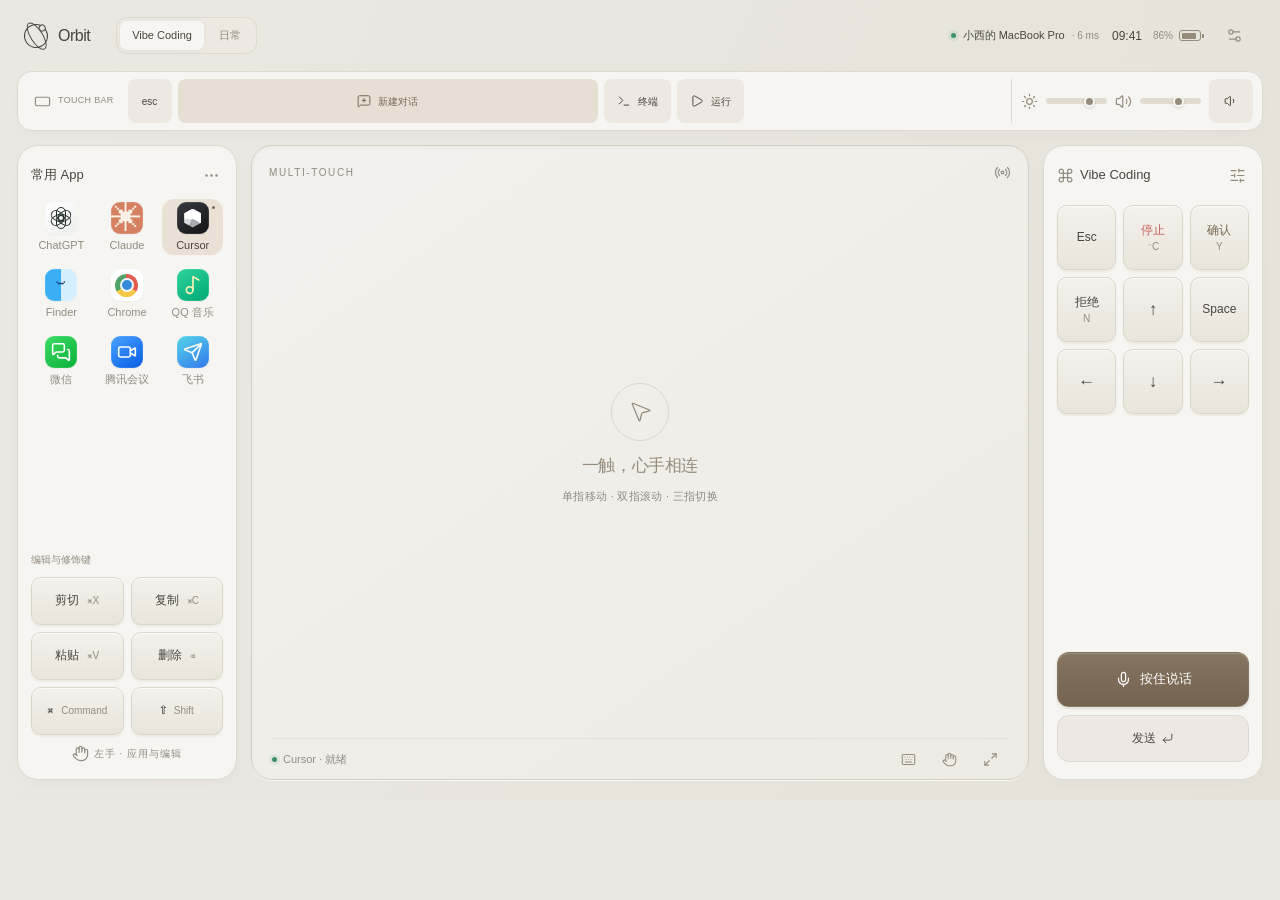
<file: designs/skins/05-titanium-duo/index.html>
<!doctype html>
<html lang="zh-CN">
<head>
<meta charset="utf-8">
<meta name="viewport" content="width=device-width,initial-scale=1">
<meta name="color-scheme" content="light">
<title>05 · 双手操控 · UI 定稿</title>
<style>html,body{margin:0;padding:0;background:#eae7e1}body{max-width:1280px;margin:0 auto;}button,input,textarea{font:inherit}svg{display:block}
#orbit-design-study { --study-text:light-dark(#202126,#f1f1f3); --study-muted:light-dark(#74757c,#a4a4ab); --study-line:light-dark(#e6e6e9,#38383c); font-family:-apple-system,BlinkMacSystemFont,"SF Pro Display","PingFang SC","Helvetica Neue",sans-serif; color:var(--study-text); width:100%; padding:4px 0 6px; -webkit-font-smoothing:antialiased; }
#orbit-design-study * { box-sizing:border-box; }
#orbit-design-study button, #orbit-design-study input, #orbit-design-study textarea { font:inherit; }
#orbit-design-study button { cursor:pointer; -webkit-tap-highlight-color:transparent; line-height:1.3; }
#orbit-design-study button:disabled { cursor:default; opacity:.38; }
#orbit-design-study button:focus-visible { outline:3px solid #659eeb; outline-offset:3px; }
#orbit-design-study .design-switcher { display:grid; grid-template-columns:repeat(5,minmax(0,1fr)); gap:8px; }
#orbit-design-study .design-choice { border:1px solid var(--study-line); background:transparent; border-radius:13px; padding:12px; color:var(--study-text); display:flex; align-items:center; gap:9px; text-align:left; min-height:58px; transition:background .2s,border-color .2s; }
#orbit-design-study .design-choice[aria-pressed="true"] { background:light-dark(#f2f3f5,#2a2a2e); border-color:light-dark(#9b9da3,#8b8b91); }
#orbit-design-study .design-swatch { width:26px; height:31px; flex-shrink:0; border-radius:8px; border:1px solid #0000000e; box-shadow:inset 0 1px 1px #ffffff70; }
#orbit-design-study .design-choice small { display:block; font-size:10px; letter-spacing:1.2px; line-height:1.2; margin-bottom:4px; color:var(--study-muted); }
#orbit-design-study .design-choice strong { display:block; font-size:13px; font-weight:500; white-space:nowrap; }
#orbit-design-study .design-heading { display:flex; align-items:center; justify-content:space-between; gap:12px; padding:22px 1px 17px; }
#orbit-design-study .design-heading>div { display:flex; align-items:center; gap:12px; }
#orbit-design-study .design-index { font-size:11px; font-weight:500; letter-spacing:1px; color:var(--study-muted); }
#orbit-design-study .design-heading h2 { font-size:18px; font-weight:500; letter-spacing:-.5px; margin:0; line-height:1.3; }
#orbit-design-study .design-property { font-size:11px; color:var(--study-muted); }
#orbit-design-study .prototype-foot { padding:13px 2px 0; color:var(--study-muted); font-size:11px; line-height:1.6; display:flex; gap:10px; justify-content:space-between; flex-wrap:wrap; }
#orbit-design-study .orbit-device { --o-bg:#f2f3f5; --o-panel:#fcfcfd; --o-text:#25272d; --o-sub:#7b7f87; --o-line:#e5e7eb; --o-key:#f0f1f4; --o-key-hover:#e3e7ee; --o-accent:#2764d9; --o-accent-soft:#e8effc; --o-accent-text:#fff; --o-pad:#f9fafb; --o-icon:#696f7a; --o-green:#3c9168; --o-shadow:0 2px 5px #26334b04,0 10px 24px #26334b04; --o-radius:22px; color-scheme:light; background:var(--o-bg); color:var(--o-text); border:1px solid #dadce2; border-radius:30px; overflow:hidden; isolation:isolate; position:relative; box-shadow:0 16px 50px #131d3210,0 2px 8px #111a2f08; }
#orbit-design-study .systembar { height:70px; padding:0 24px; display:flex; align-items:center; justify-content:space-between; gap:14px; }
#orbit-design-study .orbit-brand { display:flex; align-items:center; gap:10px; font-size:16px; letter-spacing:-.5px; font-weight:500; }
#orbit-design-study .orbit-mark { display:inline-block; width:24px; height:24px; border:1.7px solid currentColor; border-radius:50%; position:relative; transform:rotate(-32deg); }
#orbit-design-study .orbit-mark:before { content:""; position:absolute; width:11px; height:29px; border:1.3px solid currentColor; border-radius:50%; left:5px; top:-4px; }
#orbit-design-study .orbit-mark:after { content:""; width:5px; height:5px; position:absolute; border-radius:50%; background:var(--o-bg); border:1.4px solid currentColor; right:-2px; top:4px; }
#orbit-design-study .mode-control { border:1px solid var(--o-line); background:var(--o-key); padding:3px; border-radius:11px; display:flex; gap:3px; margin-left:12px; }
#orbit-design-study .mode-control button { font-size:11px; min-height:29px; padding:0 12px; border:0; border-radius:7px; background:transparent; color:var(--o-sub); white-space:nowrap; }
#orbit-design-study .mode-control button[aria-pressed="true"] { background:var(--o-panel); color:var(--o-text); box-shadow:0 1px 5px #0000000d; }
#orbit-design-study .system-left, #orbit-design-study .system-right { display:flex; align-items:center; gap:14px; }
#orbit-design-study .system-right { gap:11px; }
#orbit-design-study .connection { background:transparent; border:0; color:var(--o-text); padding:6px 2px; display:flex; gap:7px; align-items:center; font-size:11px; white-space:nowrap; }
#orbit-design-study .online-dot { width:5px; height:5px; border-radius:50%; background:var(--o-green); display:inline-block; box-shadow:0 0 0 3px color-mix(in srgb,var(--o-green) 10%,transparent); }
#orbit-design-study .connection-detail { color:var(--o-sub); font-size:10px; }
#orbit-design-study .time { font-size:12px; font-weight:500; font-variant-numeric:tabular-nums; }
#orbit-design-study .system-status { display:flex; align-items:center; gap:6px; color:var(--o-icon); font-size:10px; }
#orbit-design-study .battery-shape { width:22px; height:11px; padding:1.5px; display:block; border:1px solid currentColor; border-radius:3px; position:relative; }
#orbit-design-study .battery-shape:before { content:""; display:block; width:86%; height:100%; border-radius:1px; background:currentColor; }
#orbit-design-study .battery-shape:after { content:""; position:absolute; width:2px; height:4px; border-radius:0 1px 1px 0; background:currentColor; right:-4px; top:2.5px; }
#orbit-design-study .icon-button { width:32px; height:32px; border:0; border-radius:9px; background:transparent; color:var(--o-icon); display:inline-flex; align-items:center; justify-content:center; flex-shrink:0; }
#orbit-design-study .icon-button:hover { background:var(--o-key); }
#orbit-design-study svg.lucide { width:var(--o-icon-size,17px)!important; height:var(--o-icon-size,17px)!important; stroke-width:1.7; flex-shrink:0; }
#orbit-design-study .workspace { display:grid; grid-template-columns:274px minmax(0,1fr); grid-template-rows:53px 246px 264px; grid-template-areas:"bar bar" "apps pad" "keys pad"; padding:0 18px 18px; gap:13px; }
#orbit-design-study .o-panel { background:var(--o-panel); border:1px solid var(--o-line); border-radius:var(--o-radius); box-shadow:var(--o-shadow); }
#orbit-design-study .panel-heading { display:flex; align-items:center; justify-content:space-between; gap:5px; min-height:22px; margin-bottom:12px; }
#orbit-design-study .panel-heading h3 { margin:0; font-size:13px; font-weight:500; letter-spacing:0; }
#orbit-design-study .panel-heading .subtle { color:var(--o-sub); font-size:10px; }
#orbit-design-study .panel-heading .icon-button { width:24px; height:24px; }
#orbit-design-study .apps-panel { grid-area:apps; padding:14px 15px 12px; min-width:0; }
#orbit-design-study .app-grid { display:grid; grid-template-columns:repeat(3,minmax(0,1fr)); column-gap:8px; row-gap:6px; }
#orbit-design-study .app-button { border:0; background:transparent; color:var(--o-sub); border-radius:12px; display:flex; flex-direction:column; align-items:center; justify-content:center; gap:4px; padding:3px 1px; min-height:47px; position:relative; }
#orbit-design-study .app-button:hover { background:var(--o-key); }
#orbit-design-study .app-button[aria-pressed="true"] { color:var(--o-text); background:var(--o-accent-soft); }
#orbit-design-study .app-button[aria-pressed="true"]:after { content:""; width:3px; height:3px; background:var(--o-accent); position:absolute; border-radius:50%; right:8px; top:7px; }
#orbit-design-study .app-name { font-size:11px; line-height:14px; white-space:nowrap; }
#orbit-design-study .app-icon { height:32px; width:32px; display:flex; align-items:center; justify-content:center; border-radius:9px; position:relative; color:#fff; flex-shrink:0; box-shadow:0 1px 2px #0000000b,inset 0 0 0 .6px #ffffff30; overflow:hidden; }
#orbit-design-study .app-icon svg { --o-icon-size:20px; stroke-width:1.9; }
#orbit-design-study .app-icon.gpt { background:linear-gradient(145deg,#fff,#eceeec); color:#222d29; }
#orbit-design-study .gpt-rosette { position:relative; width:22px; height:22px; }
#orbit-design-study .gpt-rosette b { position:absolute; border:1.2px solid currentColor; width:10px; height:14px; left:6px; top:0; border-radius:5px; transform-origin:5px 11px; }
#orbit-design-study .app-icon.claude { background:#d68062; color:#fcf1e6; font-size:31px; font-family:serif; line-height:1; }
#orbit-design-study .app-icon.cursor { background:linear-gradient(145deg,#383b42,#121315); }
#orbit-design-study .cursor-crystal { width:17px; height:19px; background:conic-gradient(from 30deg,#fff 0 90deg,#a8acb0 90deg 180deg,#d9dcdf 180deg 240deg,#fff 240deg); clip-path:polygon(50% 0,100% 25%,100% 75%,50% 100%,0 75%,0 25%); }
#orbit-design-study .app-icon.finder { background:linear-gradient(90deg,#3aaff4 0 50%,#d5eeff 50%); color:#143c76; }
#orbit-design-study .finder-face { font-size:23px; transform:translateY(-2px); }
#orbit-design-study .app-icon.chrome { background:#fff; }
#orbit-design-study .chrome-logo { width:23px; height:23px; background:conic-gradient(#e65b50 0 33.3%,#f6c649 33.3% 66.6%,#52a367 66.6%); border-radius:50%; display:grid; place-items:center; }
#orbit-design-study .chrome-logo:after { content:""; width:10px; height:10px; background:#368ada; border:2px solid #f2f7ff; border-radius:50%; }
#orbit-design-study .app-icon.music { background:linear-gradient(145deg,#30d39d,#00a875); color:#fff4b4; }
#orbit-design-study .app-icon.wechat { background:linear-gradient(145deg,#3ddb65,#08b137); }
#orbit-design-study .app-icon.meeting { background:linear-gradient(145deg,#4aa2ff,#075ce4); }
#orbit-design-study .app-icon.feishu { background:linear-gradient(150deg,#56d4e9,#3279ec); }
#orbit-design-study .commands-panel { grid-area:keys; padding:14px 15px; min-width:0; display:flex; flex-direction:column; }
#orbit-design-study .commands-panel .panel-heading { margin-bottom:9px; }
#orbit-design-study .mode-label { display:flex; align-items:center; gap:6px; }
#orbit-design-study .mode-label svg { width:13px; height:13px; color:var(--o-sub); }
#orbit-design-study .keygrid { display:grid; grid-template-columns:repeat(5,minmax(0,1fr)); gap:6px; }
#orbit-design-study .key { min-height:42px; border:1px solid color-mix(in srgb,var(--o-line) 65%,transparent); border-radius:10px; background:var(--o-key); color:var(--o-text); box-shadow:0 1px 1px #0a153108,inset 0 1px 0 #ffffff12; display:flex; flex-direction:column; align-items:center; justify-content:center; gap:3px; padding:4px 2px; transition:transform .12s,background .15s; font-size:11px; }
#orbit-design-study .key small { font-size:10px; color:var(--o-sub); line-height:1; }
#orbit-design-study .key:hover { background:var(--o-key-hover); }
#orbit-design-study .key:active,#orbit-design-study .key.key-flash { transform:translateY(1px) scale(.97); background:var(--o-accent-soft); color:var(--o-accent); }
#orbit-design-study .key.wide { grid-column:span 2; }
#orbit-design-study .key.stop { color:#c65c59; }
#orbit-design-study .key.yes { color:var(--o-accent); }
#orbit-design-study .key .arrow-text { font-size:17px; line-height:1; }
#orbit-design-study .voicebar { margin-top:11px; display:flex; gap:8px; }
#orbit-design-study .talk { background:var(--o-accent); border:1px solid #ffffff12; color:var(--o-accent-text); border-radius:12px; flex:1; display:flex; align-items:center; justify-content:center; gap:8px; height:47px; min-width:0; font-size:12px; box-shadow:0 3px 9px color-mix(in srgb,var(--o-accent) 14%,transparent); touch-action:none; user-select:none; }
#orbit-design-study .talk.recording { background:#ba535c; }
#orbit-design-study .send { background:var(--o-key); color:var(--o-text); border:1px solid var(--o-line); border-radius:12px; width:69px; display:flex; align-items:center; justify-content:center; gap:5px; font-size:11px; padding:0 5px; white-space:nowrap; flex-shrink:0; }
#orbit-design-study .send svg { --o-icon-size:13px; }
#orbit-design-study .draft-note { display:none; color:var(--o-sub); font-size:10px; text-align:center; margin-top:9px; line-height:1.4; min-height:13px; }
#orbit-design-study .keymore { display:none; }
#orbit-design-study .left-extras { display:none; }
#orbit-design-study .trackpad { grid-area:pad; background:var(--o-pad); border:1px solid var(--o-line); border-radius:var(--o-radius); position:relative; overflow:hidden; display:flex; flex-direction:column; min-width:0; box-shadow:inset 0 2px 5px #121d3503; }
#orbit-design-study .pad-top { padding:17px 21px; display:flex; align-items:center; justify-content:space-between; pointer-events:none; position:absolute; width:100%; top:0; z-index:2; }
#orbit-design-study .pad-label { font-size:10px; color:var(--o-sub); letter-spacing:1.6px; }
#orbit-design-study .pad-top-right { display:flex; align-items:center; gap:5px; color:var(--o-sub); font-size:10px; }
#orbit-design-study .pad-top-right svg { width:12px; height:12px; }
#orbit-design-study .touch-surface { flex:1; position:relative; width:100%; border:0; padding:48px 20px 46px; background:transparent; color:var(--o-text); cursor:default; touch-action:none; display:flex; flex-direction:column; align-items:center; justify-content:center; min-height:220px; user-select:none; overflow:hidden; }
#orbit-design-study .pad-center { display:flex; flex-direction:column; align-items:center; gap:12px; transition:opacity .2s; pointer-events:none; }
#orbit-design-study .pad-emblem { width:58px; height:58px; border:1px solid var(--o-line); border-radius:18px; display:grid; place-items:center; background:color-mix(in srgb,var(--o-panel) 50%,transparent); box-shadow:0 3px 8px #06142b03; color:var(--o-icon); margin-bottom:2px; }
#orbit-design-study .pad-emblem svg { --o-icon-size:25px; stroke-width:1.2; }
#orbit-design-study .pad-title { font-size:18px; font-weight:400; letter-spacing:-.4px; color:var(--o-icon); }
#orbit-design-study .pad-subtitle { font-size:11px; letter-spacing:.3px; color:var(--o-sub); }
#orbit-design-study .touch-surface.is-touching .pad-center { opacity:.3; }
#orbit-design-study .pad-cursor { position:absolute; top:50%; left:53%; width:27px; height:30px; color:var(--o-text); opacity:0; pointer-events:none; transform:translate(-3px,-3px); z-index:3; }
#orbit-design-study .pad-cursor svg { --o-icon-size:26px; fill:var(--o-panel); stroke-width:1.5; filter:drop-shadow(0 2px 2px #00000018); }
#orbit-design-study .pad-ripple { width:32px; height:32px; position:absolute; border:1px solid var(--o-accent); border-radius:50%; pointer-events:none; margin:-16px; animation:orbit-ripple .65s ease-out forwards; background:color-mix(in srgb,var(--o-accent) 10%,transparent); }
#orbit-design-study .pad-footer { min-height:41px; margin:0 20px; display:flex; align-items:center; justify-content:space-between; gap:8px; border-top:1px solid color-mix(in srgb,var(--o-line) 60%,transparent); color:var(--o-sub); }
#orbit-design-study .pad-footer .pad-event { font-size:11px; display:flex; align-items:center; gap:6px; }
#orbit-design-study .pad-tools { display:flex; align-items:center; gap:5px; }
#orbit-design-study .pad-tools .icon-button { width:28px; height:28px; }
#orbit-design-study .pad-tools .icon-button svg { --o-icon-size:15px; }
#orbit-design-study .touchbar { grid-area:bar; min-width:0; background:var(--o-panel); border:1px solid var(--o-line); border-radius:15px; display:flex; align-items:center; padding:7px 9px; gap:7px; box-shadow:var(--o-shadow); }
#orbit-design-study .tb-caption { color:var(--o-sub); font-size:9px; white-space:nowrap; letter-spacing:.3px; padding:0 7px; display:flex; gap:7px; align-items:center; }
#orbit-design-study .tb-caption svg { width:13px; height:13px; }
#orbit-design-study .tb-context { display:flex; align-items:center; gap:6px; flex:1; min-width:0; }
#orbit-design-study .tb-btn { height:34px; min-width:36px; background:var(--o-key); border:0; border-radius:8px; padding:0 13px; font-size:10px; color:var(--o-text); display:flex; align-items:center; justify-content:center; gap:7px; white-space:nowrap; }
#orbit-design-study .tb-btn:hover { background:var(--o-key-hover); }
#orbit-design-study .tb-btn svg { --o-icon-size:14px; }
#orbit-design-study .tb-btn.is-context { background:var(--o-accent-soft); color:var(--o-accent); flex:1; }
#orbit-design-study .tb-system { display:flex; align-items:center; gap:6px; border-left:1px solid var(--o-line); padding-left:9px; }
#orbit-design-study .tb-system .tb-btn { padding:0 10px; }
#orbit-design-study .control-group { display:flex; align-items:center; gap:6px; color:var(--o-icon); }
#orbit-design-study .control-group svg { width:14px; height:14px; }
#orbit-design-study .mini-range { appearance:none; width:61px; height:4px; border:0; border-radius:3px; background:var(--o-key-hover); padding:0; }
#orbit-design-study .mini-range::-webkit-slider-thumb { appearance:none; height:11px; width:11px; background:var(--o-icon); border:2px solid var(--o-panel); border-radius:50%; box-shadow:0 1px 3px #00000025; }
#orbit-design-study .toast { position:absolute; bottom:25px; left:50%; transform:translate(-50%,8px); max-width:calc(100% - 44px); background:var(--o-text); color:var(--o-panel); border:1px solid #ffffff15; border-radius:14px; box-shadow:0 5px 25px #00000014; display:flex; align-items:center; gap:8px; padding:11px 17px; font-size:11px; opacity:0; pointer-events:none; z-index:6; transition:opacity .16s,transform .16s; white-space:nowrap; }
#orbit-design-study .toast.show { opacity:1; transform:translate(-50%,0); }
#orbit-design-study .toast svg { width:14px; height:14px; }
#orbit-design-study .modal-layer { position:absolute; inset:0; z-index:9; background:#11182732; backdrop-filter:blur(8px); display:flex; align-items:center; justify-content:center; padding:24px; }
#orbit-design-study .modal-layer[hidden] { display:none; }
#orbit-design-study .o-dialog { background:var(--o-panel); color:var(--o-text); width:390px; max-width:100%; border:1px solid var(--o-line); border-radius:24px; padding:23px; box-shadow:0 25px 80px #00000025; }
#orbit-design-study .dialog-heading { display:flex; align-items:center; justify-content:space-between; gap:12px; margin-bottom:20px; }
#orbit-design-study .dialog-heading h3 { margin:0; font-weight:500; font-size:19px; letter-spacing:-.5px; }
#orbit-design-study .dialog-subtitle { font-size:11px; color:var(--o-sub); margin:-12px 0 20px; line-height:1.6; }
#orbit-design-study .setting-row { display:flex; align-items:center; justify-content:space-between; gap:16px; padding:14px 0; border-top:1px solid var(--o-line); font-size:12px; }
#orbit-design-study .setting-row small { display:block; font-size:10px; color:var(--o-sub); margin-top:4px; }
#orbit-design-study .setting-row input[type="range"] { width:120px; accent-color:var(--o-accent); }
#orbit-design-study .switch { appearance:none; width:38px; height:23px; background:var(--o-key-hover); border-radius:20px; cursor:pointer; transition:background .2s; position:relative; flex-shrink:0; margin:0; }
#orbit-design-study .switch:checked { background:var(--o-accent); }
#orbit-design-study .switch:after { content:""; position:absolute; width:19px; height:19px; top:2px; left:2px; border-radius:50%; background:#fff; box-shadow:0 1px 4px #00000022; transition:transform .2s; }
#orbit-design-study .switch:checked:after { transform:translateX(15px); }
#orbit-design-study .dialog-primary { border:0; background:var(--o-accent); color:var(--o-accent-text); width:100%; padding:12px; border-radius:12px; font-size:12px; margin-top:16px; }
#orbit-design-study .text-input { background:var(--o-key); color:var(--o-text); width:100%; border:1px solid var(--o-line); border-radius:12px; padding:12px; min-height:120px; resize:vertical; font-size:14px; line-height:1.7; }
#orbit-design-study .gesture-row { display:flex; gap:14px; align-items:center; padding:13px 0; border-top:1px solid var(--o-line); }
#orbit-design-study .gesture-icon { color:var(--o-accent); width:37px; height:37px; background:var(--o-accent-soft); border-radius:11px; display:grid; place-items:center; }
#orbit-design-study .gesture-row strong { font-size:12px; font-weight:500; display:block; }
#orbit-design-study .gesture-row small { font-size:10px; color:var(--o-sub); display:block; margin-top:4px; }
#orbit-design-study .dialog-keygrid { display:grid; grid-template-columns:repeat(4,minmax(0,1fr)); gap:8px; }
#orbit-design-study .dialog-keygrid .key { min-height:48px; }
#orbit-design-study .device-card { padding:16px; border:1px solid var(--o-line); background:var(--o-key); border-radius:14px; display:flex; align-items:center; gap:14px; }
#orbit-design-study .device-card>svg { width:32px; height:32px; color:var(--o-sub); }
#orbit-design-study .device-card strong { display:block; font-size:13px; font-weight:500; }
#orbit-design-study .device-card small { font-size:10px; color:var(--o-sub); display:block; margin-top:5px; }
#orbit-design-study [data-design="graphite"] { --o-bg:#151619; --o-panel:#202125; --o-text:#eeeeef; --o-sub:#8b8e99; --o-line:#32343b; --o-key:#2d2f35; --o-key-hover:#3c3f48; --o-accent:#acc3ed; --o-accent-soft:#303c53; --o-accent-text:#1c2941; --o-pad:#1b1d21; --o-icon:#a3a8b5; --o-shadow:0 6px 16px #00000012; --o-radius:19px; color-scheme:dark; border-color:#3d3f45; }
#orbit-design-study [data-design="graphite"] .workspace { grid-template-columns:minmax(0,1fr) 261px; grid-template-rows:52px 434px 75px; grid-template-areas:"bar bar" "pad keys" "apps apps"; }
#orbit-design-study [data-design="graphite"] .trackpad { background:radial-gradient(ellipse at 50% 45%,#22262e,#1a1c20 70%); }
#orbit-design-study [data-design="graphite"] .pad-emblem { border-radius:50%; width:70px; height:70px; background:#23262d; border-color:#343842; }
#orbit-design-study [data-design="graphite"] .pad-title { font-size:20px; color:#c1c6d1; }
#orbit-design-study [data-design="graphite"] .pad-top { padding-top:21px; }
#orbit-design-study [data-design="graphite"] .apps-panel { display:flex; align-items:center; padding:8px 17px; gap:20px; }
#orbit-design-study [data-design="graphite"] .apps-panel .panel-heading { margin:0; display:block; min-width:53px; }
#orbit-design-study [data-design="graphite"] .apps-panel .panel-heading .icon-button { display:none; }
#orbit-design-study [data-design="graphite"] .app-grid { grid-template-columns:repeat(9,minmax(0,1fr)); flex:1; }
#orbit-design-study [data-design="graphite"] .app-button { min-height:55px; }
#orbit-design-study [data-design="graphite"] .commands-panel { padding:20px 17px; }
#orbit-design-study [data-design="graphite"] .commands-panel .panel-heading { margin-bottom:20px; }
#orbit-design-study [data-design="graphite"] .keygrid { gap:8px; }
#orbit-design-study [data-design="graphite"] .key { min-height:68px; border-radius:11px; }
#orbit-design-study [data-design="graphite"] .voicebar { margin-top:auto; }
#orbit-design-study [data-design="graphite"] .talk { height:60px; }
#orbit-design-study [data-design="graphite"] .draft-note { margin-top:14px; }
#orbit-design-study [data-design="graphite"] .touchbar { background:#0e0f11; border-color:#27292e; box-shadow:inset 0 1px 3px #00000022; }
#orbit-design-study [data-design="graphite"] .tb-btn { background:#25262b; }
#orbit-design-study [data-design="graphite"] .tb-btn.is-context { background:#2e3b52; }
#orbit-design-study [data-design="titanium"] { --o-bg:#eae7e1; --o-panel:#f7f5f1; --o-text:#49453f; --o-sub:#928b81; --o-line:#dedad2; --o-key:#ede9e2; --o-key-hover:#e1dbd1; --o-accent:#776753; --o-accent-soft:#e9e1d5; --o-pad:#f1eee8; --o-icon:#958b7d; --o-radius:21px; --o-shadow:0 4px 12px #514b3b05; border-color:#d4cfc6; background:linear-gradient(115deg,#ebe8e2,#e6e2da); }
#orbit-design-study [data-design="titanium"] .workspace { grid-template-columns:220px minmax(0,1fr) 220px; grid-template-rows:54px 476px; grid-template-areas:"bar bar bar" "apps pad keys"; gap:14px; padding:0 17px 20px; }
#orbit-design-study [data-design="titanium"] .systembar { height:71px; }
#orbit-design-study [data-design="titanium"] .trackpad { background:linear-gradient(145deg,#f3f1ed,#eeebe5); border-color:#d5cfc4; box-shadow:inset 0 1px 4px #5d54420a,0 1px 0 #ffffffb0; }
#orbit-design-study [data-design="titanium"] .pad-emblem { border-radius:50%; background:transparent; border:1px solid #ddd7cc; box-shadow:none; }
#orbit-design-study [data-design="titanium"] .pad-title { font-size:17px; }
#orbit-design-study [data-design="titanium"] .pad-top { padding:18px 17px; }
#orbit-design-study [data-design="titanium"] .pad-top-right span { display:none; }
#orbit-design-study [data-design="titanium"] .apps-panel { display:flex; flex-direction:column; padding:17px 13px; }
#orbit-design-study [data-design="titanium"] .app-grid { row-gap:11px; gap:11px 5px; }
#orbit-design-study [data-design="titanium"] .app-button { min-height:54px; }
#orbit-design-study [data-design="titanium"] .left-extras { display:block; margin-top:auto; }
#orbit-design-study [data-design="titanium"] .left-extras h4 { font-size:10px; color:var(--o-sub); font-weight:400; margin:12px 0 10px; }
#orbit-design-study [data-design="titanium"] .edit-grid { display:grid; grid-template-columns:repeat(2,minmax(0,1fr)); gap:7px; }
#orbit-design-study [data-design="titanium"] .edit-grid .key { min-height:48px; flex-direction:row; gap:8px; }
#orbit-design-study [data-design="titanium"] .thumb-label { color:var(--o-sub); font-size:10px; margin-top:10px; display:flex; align-items:center; justify-content:center; gap:5px; letter-spacing:1px; }
#orbit-design-study [data-design="titanium"] .thumb-label svg { width:12px; height:12px; }
#orbit-design-study [data-design="titanium"] .commands-panel { padding:17px 13px; }
#orbit-design-study [data-design="titanium"] .keygrid { grid-template-columns:repeat(3,minmax(0,1fr)); gap:7px; }
#orbit-design-study [data-design="titanium"] .keygrid .key { min-height:65px; }
#orbit-design-study [data-design="titanium"] .keygrid .key.wide { grid-column:span 1; }
#orbit-design-study [data-design="titanium"] .keygrid .edit-key { display:none; }
#orbit-design-study [data-design="titanium"] .commands-panel .panel-heading { margin-bottom:18px; }
#orbit-design-study [data-design="titanium"] .voicebar { margin-top:auto; flex-direction:column; gap:8px; }
#orbit-design-study [data-design="titanium"] .talk { min-height:55px; flex:auto; background:linear-gradient(#85745e,#74634f); box-shadow:0 2px 3px #55463222,inset 0 1px 1px #ffffff38; }
#orbit-design-study [data-design="titanium"] .send { width:100%; height:47px; }
#orbit-design-study [data-design="titanium"] .draft-note { margin-top:12px; }
#orbit-design-study [data-design="titanium"] .key { background:linear-gradient(#f4f1eb,#e9e5dd); border-color:#dcd5c9; box-shadow:0 2px 2px #5c4b3010,inset 0 1px 0 #ffffffd0; }
#orbit-design-study [data-design="titanium"] .tb-context .tb-btn.is-context { background:#e7dfd3; }
#orbit-design-study .orbit-device .talk.recording { background:#b95d68; color:#fff; }
#orbit-design-study .touch-surface:focus:not(:focus-visible) { outline:none; }
#orbit-design-study [data-design="titanium"] .keygrid [data-key="no"], #orbit-design-study [data-design="titanium"] .keygrid [data-key="switch"] { grid-column:1; grid-row:2; }
#orbit-design-study [data-design="titanium"] .keygrid [data-key="up"] { grid-column:2; grid-row:2; }
#orbit-design-study .orbit-device.is-expanded .workspace { grid-template-columns:1fr; grid-template-rows:53px 495px; grid-template-areas:"bar" "pad"; }
#orbit-design-study .orbit-device.is-expanded .apps-panel,#orbit-design-study .orbit-device.is-expanded .commands-panel { display:none; }
#orbit-design-study .orbit-device.is-expanded .trackpad { margin:0; }
#orbit-design-study .orbit-device.is-expanded .touchbar { margin:0; }
@keyframes orbit-ripple { to { transform:scale(2.5); opacity:0; } }
@media (prefers-reduced-motion:reduce) { #orbit-design-study *,#orbit-design-study *:before,#orbit-design-study *:after { animation:none!important; transition:none!important; } }
@media (max-width:850px) {
 #orbit-design-study .design-choice { padding:10px 8px; gap:6px; }
 #orbit-design-study .design-swatch { width:19px; height:26px; }
 #orbit-design-study .design-choice strong { font-size:12px; }
 #orbit-design-study .design-property { max-width:230px; text-align:right; line-height:1.5; }
 #orbit-design-study .systembar { padding:0 18px!important; gap:8px; }
 #orbit-design-study .system-left,#orbit-design-study .system-right { gap:9px; }
 #orbit-design-study .mode-control { margin-left:5px; }
 #orbit-design-study .mode-control button { padding:0 9px; }
 #orbit-design-study .connection-detail { display:none; }
 #orbit-design-study .workspace { grid-template-columns:249px minmax(0,1fr); padding:0 14px 14px; gap:11px; }
 #orbit-design-study .tb-caption { display:none; }
 #orbit-design-study .tb-btn { padding:0 10px; gap:5px; }
 #orbit-design-study .tb-system { gap:4px; padding-left:7px; }
 #orbit-design-study .mini-range { width:42px; }
 #orbit-design-study [data-design="graphite"] .workspace { grid-template-columns:minmax(0,1fr) 249px; }
 #orbit-design-study [data-design="graphite"] .apps-panel { gap:8px; padding:8px; }
 #orbit-design-study [data-design="graphite"] .apps-panel .panel-heading { display:none; }#orbit-design-study [data-design="titanium"] .pad-subtitle { max-width:170px; line-height:1.9; }#orbit-design-study [data-design="titanium"] .pad-footer { margin:0 12px; }#orbit-design-study [data-design="titanium"] .pad-event { font-size:9px; }#orbit-design-study [data-design="titanium"] .pad-tools { gap:0; }
 #orbit-design-study [data-design="titanium"] .workspace { grid-template-columns:188px minmax(0,1fr) 188px; gap:11px; padding:0 13px 16px; }
 #orbit-design-study [data-design="titanium"] .apps-panel,#orbit-design-study [data-design="titanium"] .commands-panel { padding:17px 11px; }
}
@media (max-width:620px) {
 #orbit-design-study .design-switcher { gap:4px; }
 #orbit-design-study .design-choice { padding:8px 2px; flex-direction:column; gap:5px; text-align:center; border-radius:10px; min-height:62px; }
 #orbit-design-study .design-choice small { display:none; }
 #orbit-design-study .design-choice strong { font-size:10px; }
 #orbit-design-study .design-swatch { width:25px; height:17px; border-radius:5px; }
 #orbit-design-study .design-heading { padding:17px 0 13px; align-items:flex-start; }
 #orbit-design-study .design-heading>div { gap:7px; }
 #orbit-design-study .design-heading h2 { font-size:15px; }
 #orbit-design-study .design-property { font-size:10px; max-width:112px; }
 #orbit-design-study .orbit-device { border-radius:22px; }
 #orbit-design-study .systembar { height:auto!important; min-height:93px; padding:15px 14px!important; flex-wrap:wrap; gap:12px; }
 #orbit-design-study .system-left { width:100%; justify-content:space-between; }
 #orbit-design-study .orbit-brand { font-size:15px; }
 #orbit-design-study .system-right { width:100%; gap:12px; }
 #orbit-design-study .connection { margin-right:auto; }
 #orbit-design-study .system-right>.time { font-size:11px; }
 #orbit-design-study .system-status>span:first-child { display:none; }
 #orbit-design-study .system-status svg { display:none; }
 #orbit-design-study .system-right>.icon-button { width:26px; height:26px; }
 #orbit-design-study .workspace,#orbit-design-study [data-design="graphite"] .workspace,#orbit-design-study [data-design="titanium"] .workspace { grid-template-columns:minmax(0,1fr); grid-template-rows:auto 285px auto auto; grid-template-areas:"bar" "pad" "apps" "keys"; gap:10px; padding:0 10px 12px; }
 #orbit-design-study .touchbar{ flex-wrap:wrap; gap:6px; padding:8px; margin:0; border-radius:14px; }
 #orbit-design-study .tb-context { width:100%; gap:4px; flex-wrap:wrap; }
 #orbit-design-study .tb-btn { height:34px; padding:0 9px; font-size:10px; }
 #orbit-design-study .tb-context .tb-btn.is-context { min-width:160px; max-width:100%; }
 #orbit-design-study .tb-system { border-left:0; border-top:1px solid var(--o-line); padding:6px 0 0; justify-content:space-between; width:100%; }
 #orbit-design-study .mini-range { width:58px; }
 #orbit-design-study .trackpad{ margin:0; border-radius:18px; }
 #orbit-design-study .pad-top{ padding:17px; }
 #orbit-design-study .pad-subtitle { font-size:10px; }
 #orbit-design-study .pad-footer { margin:0 15px; }#orbit-design-study [data-design="titanium"] .pad-subtitle { max-width:none; }
 #orbit-design-study .apps-panel,#orbit-design-study [data-design="graphite"] .apps-panel,#orbit-design-study [data-design="titanium"] .apps-panel { margin:0; display:block; padding:14px; width:100%; }
 #orbit-design-study .apps-panel>.panel-heading,#orbit-design-study [data-design="graphite"] .apps-panel>.panel-heading { display:flex; margin-bottom:9px; }
 #orbit-design-study .app-grid,#orbit-design-study [data-design="graphite"] .app-grid{ grid-template-columns:repeat(3,minmax(0,1fr)); gap:8px; }
 #orbit-design-study .app-button{ min-height:55px; flex-direction:column; justify-content:center; gap:4px; }
 #orbit-design-study .commands-panel,#orbit-design-study [data-design="graphite"] .commands-panel,#orbit-design-study [data-design="titanium"] .commands-panel { padding:15px 14px; margin:0; display:flex; flex-direction:column; width:100%; gap:0; }
 #orbit-design-study .commands-panel>.panel-heading{ display:flex; width:100%; margin-bottom:12px; }
 #orbit-design-study .key,#orbit-design-study [data-design="graphite"] .key{ min-height:49px; }
 #orbit-design-study .voicebar,#orbit-design-study [data-design="graphite"] .voicebar { width:100%; margin:12px 0 0; }
 #orbit-design-study .talk,#orbit-design-study [data-design="graphite"] .talk{ height:49px; }
 #orbit-design-study [data-design="titanium"] .left-extras { margin-top:12px; }
 #orbit-design-study .toast { font-size:11px; white-space:normal; bottom:20px; }
 #orbit-design-study .modal-layer { padding:15px; align-items:flex-start; padding-top:90px; }
 #orbit-design-study .o-dialog { padding:19px; }
 #orbit-design-study .prototype-foot { font-size:10px; gap:4px; }
 #orbit-design-study .orbit-device.is-expanded .workspace { grid-template-columns:1fr; grid-template-rows:auto 380px; grid-template-areas:"bar" "pad"; }
}
@media (pointer:coarse) {
 #orbit-design-study .icon-button { min-width:38px; min-height:38px; }
 #orbit-design-study .mode-control button { min-height:38px; }
 #orbit-design-study .text-input { font-size:16px; }
 #orbit-design-study .tb-btn { min-height:40px; }
 #orbit-design-study .mini-range { height:8px; }
 #orbit-design-study .mini-range::-webkit-slider-thumb { width:18px; height:18px; }
}

/* Selected directions: 02 Graphite Pro and 05 Titanium Duo. */
#orbit-design-study { font-size:14px; line-height:1.5; }
#orbit-design-study .design-switcher { grid-template-columns:repeat(2,minmax(0,1fr)); }
#orbit-design-study .design-choice { min-height:62px; padding:12px 16px; }
#orbit-design-study .design-choice small { font-size:11px; }
#orbit-design-study .design-choice strong { font-size:14px; }
#orbit-design-study .system-right>.icon-button { width:44px; height:44px; }
#orbit-design-study .tb-btn { height:44px; min-width:44px; }
#orbit-design-study [data-design="graphite"] .workspace { grid-template-columns:minmax(0,1fr) 316px; grid-template-rows:60px 434px 84px; }
#orbit-design-study [data-design="titanium"] .workspace { grid-template-rows:60px 476px; }
#orbit-design-study .tb-btn.is-context { max-width:420px; }
#orbit-design-study .key { font-size:12px; }
#orbit-design-study .talk { font-size:13px; }
#orbit-design-study .send { font-size:12px; }
#orbit-design-study .pad-tools .icon-button { width:36px; height:36px; }
#orbit-design-study .mini-range { min-height:6px; }
#orbit-design-study .toast { bottom:24px; }
#orbit-design-study .voice-preview { background:var(--o-key); border:1px solid var(--o-line); padding:14px; border-radius:12px; color:var(--o-text); font-size:13px; line-height:1.7; margin-bottom:14px; }
#orbit-design-study .voice-preview-label { font-size:11px; color:var(--o-sub); margin-bottom:8px; }
#orbit-design-study[data-view="screen"] { padding:0; margin:0; }
#orbit-design-study[data-view="screen"]>.design-switcher,
#orbit-design-study[data-view="screen"]>.design-heading,
#orbit-design-study[data-view="screen"]>.prototype-foot { display:none; }
#orbit-design-study[data-view="screen"] .orbit-device { border:0; border-radius:0; box-shadow:none; min-height:640px; aspect-ratio:16 / 10; display:flex; flex-direction:column; }
#orbit-design-study[data-view="screen"] .systembar { flex-shrink:0; }
#orbit-design-study[data-view="screen"] .workspace { flex:1; min-height:0; }
#orbit-design-study[data-view="screen"] [data-design="graphite"] .workspace { grid-template-rows:60px minmax(0,1fr) 84px; }
#orbit-design-study[data-view="screen"] [data-design="titanium"] .workspace { grid-template-rows:60px minmax(0,1fr); }
#orbit-design-study[data-view="screen"] .orbit-device.is-expanded .workspace { grid-template-columns:1fr; grid-template-rows:60px minmax(0,1fr); grid-template-areas:"bar" "pad"; }
@media (max-width:850px) {
 #orbit-design-study .design-property { max-width:300px; }
 #orbit-design-study .tb-caption { display:none; }
 #orbit-design-study .pad-footer .pad-event { font-size:10px; }
}
@media (max-width:620px) {
 #orbit-design-study .design-choice { flex-direction:row; justify-content:center; padding:10px; }
 #orbit-design-study .design-choice strong { font-size:13px; }
 #orbit-design-study .design-choice small { display:block; }
 #orbit-design-study .design-swatch { height:29px; width:25px; }
 #orbit-design-study .design-property { max-width:116px; }
 #orbit-design-study [data-design="graphite"] .workspace,
 #orbit-design-study [data-design="titanium"] .workspace { grid-template-columns:minmax(0,1fr); grid-template-rows:auto 285px auto auto; grid-template-areas:"bar" "pad" "apps" "keys"; }
 #orbit-design-study[data-view="screen"] .orbit-device { min-height:0; aspect-ratio:auto; }
 #orbit-design-study[data-view="screen"] [data-design="graphite"] .workspace,
 #orbit-design-study[data-view="screen"] [data-design="titanium"] .workspace { grid-template-rows:auto 285px auto auto; }
 #orbit-design-study[data-view="screen"] .orbit-device.is-expanded .workspace { grid-template-rows:auto 420px; grid-template-areas:"bar" "pad"; }
}
</style>
</head>
<body>
<div id="orbit-design-study" data-initial-design="titanium" data-view="screen" aria-label="Orbit UI · 已选方案 02 与 05">
  <nav class="design-switcher" aria-label="选择设计方案"></nav>
  <div class="design-heading"><div><span class="design-index"></span><h2></h2></div><span class="design-property"></span></div>
  <div class="orbit-device" data-design="graphite" aria-label="安卓平板触控应用交互原型"></div>
  <div class="prototype-foot"><span>交互演示 · 不连接实际电脑</span><span>切换应用，体验 Touch Bar 联动；在触控区拖动试试。</span></div>
</div>
<script>/* Offline Lucide 1.17.0 subset. See assets/LICENSE-lucide.txt. */
(() => {
 const nodes={"music":[["path",{"d":"M9 18V5l12-2v13"}],["circle",{"cx":"6","cy":"18","r":"3"}],["circle",{"cx":"18","cy":"16","r":"3"}]],"music-2":[["circle",{"cx":"8","cy":"18","r":"4"}],["path",{"d":"M12 18V2l7 4"}]],"messages-square":[["path",{"d":"M16 10a2 2 0 0 1-2 2H6.828a2 2 0 0 0-1.414.586l-2.202 2.202A.71.71 0 0 1 2 14.286V4a2 2 0 0 1 2-2h10a2 2 0 0 1 2 2z"}],["path",{"d":"M20 9a2 2 0 0 1 2 2v10.286a.71.71 0 0 1-1.212.502l-2.202-2.202A2 2 0 0 0 17.172 19H10a2 2 0 0 1-2-2v-1"}]],"video":[["path",{"d":"m16 13 5.223 3.482a.5.5 0 0 0 .777-.416V7.87a.5.5 0 0 0-.752-.432L16 10.5"}],["rect",{"x":"2","y":"6","width":"14","height":"12","rx":"2"}]],"send":[["path",{"d":"M14.536 21.686a.5.5 0 0 0 .937-.024l6.5-19a.496.496 0 0 0-.635-.635l-19 6.5a.5.5 0 0 0-.024.937l7.93 3.18a2 2 0 0 1 1.112 1.11z"}],["path",{"d":"m21.854 2.147-10.94 10.939"}]],"space":[["path",{"d":"M22 17v1c0 .5-.5 1-1 1H3c-.5 0-1-.5-1-1v-1"}]],"copy":[["rect",{"width":"14","height":"14","x":"8","y":"8","rx":"2","ry":"2"}],["path",{"d":"M4 16c-1.1 0-2-.9-2-2V4c0-1.1.9-2 2-2h10c1.1 0 2 .9 2 2"}]],"delete":[["path",{"d":"M10 5a2 2 0 0 0-1.344.519l-6.328 5.74a1 1 0 0 0 0 1.481l6.328 5.741A2 2 0 0 0 10 19h10a2 2 0 0 0 2-2V7a2 2 0 0 0-2-2z"}],["path",{"d":"m12 9 6 6"}],["path",{"d":"m18 9-6 6"}]],"search":[["path",{"d":"m21 21-4.34-4.34"}],["circle",{"cx":"11","cy":"11","r":"8"}]],"settings-2":[["path",{"d":"M14 17H5"}],["path",{"d":"M19 7h-9"}],["circle",{"cx":"17","cy":"17","r":"3"}],["circle",{"cx":"7","cy":"7","r":"3"}]],"ellipsis":[["circle",{"cx":"12","cy":"12","r":"1"}],["circle",{"cx":"19","cy":"12","r":"1"}],["circle",{"cx":"5","cy":"12","r":"1"}]],"hand":[["path",{"d":"M18 11V6a2 2 0 0 0-2-2a2 2 0 0 0-2 2"}],["path",{"d":"M14 10V4a2 2 0 0 0-2-2a2 2 0 0 0-2 2v2"}],["path",{"d":"M10 10.5V6a2 2 0 0 0-2-2a2 2 0 0 0-2 2v8"}],["path",{"d":"M18 8a2 2 0 1 1 4 0v6a8 8 0 0 1-8 8h-2c-2.8 0-4.5-.86-5.99-2.34l-3.6-3.6a2 2 0 0 1 2.83-2.82L7 15"}]],"command":[["path",{"d":"M15 6v12a3 3 0 1 0 3-3H6a3 3 0 1 0 3 3V6a3 3 0 1 0-3 3h12a3 3 0 1 0-3-3"}]],"sliders-horizontal":[["path",{"d":"M10 5H3"}],["path",{"d":"M12 19H3"}],["path",{"d":"M14 3v4"}],["path",{"d":"M16 17v4"}],["path",{"d":"M21 12h-9"}],["path",{"d":"M21 19h-5"}],["path",{"d":"M21 5h-7"}],["path",{"d":"M8 10v4"}],["path",{"d":"M8 12H3"}]],"mic":[["path",{"d":"M12 19v3"}],["path",{"d":"M19 10v2a7 7 0 0 1-14 0v-2"}],["rect",{"x":"9","y":"2","width":"6","height":"13","rx":"3"}]],"corner-down-left":[["path",{"d":"M20 4v7a4 4 0 0 1-4 4H4"}],["path",{"d":"m9 10-5 5 5 5"}]],"radio":[["path",{"d":"M16.247 7.761a6 6 0 0 1 0 8.478"}],["path",{"d":"M19.075 4.933a10 10 0 0 1 0 14.134"}],["path",{"d":"M4.925 19.067a10 10 0 0 1 0-14.134"}],["path",{"d":"M7.753 16.239a6 6 0 0 1 0-8.478"}],["circle",{"cx":"12","cy":"12","r":"2"}]],"mouse-pointer-2":[["path",{"d":"M4.037 4.688a.495.495 0 0 1 .651-.651l16 6.5a.5.5 0 0 1-.063.947l-6.124 1.58a2 2 0 0 0-1.438 1.435l-1.579 6.126a.5.5 0 0 1-.947.063z"}]],"keyboard":[["path",{"d":"M10 8h.01"}],["path",{"d":"M12 12h.01"}],["path",{"d":"M14 8h.01"}],["path",{"d":"M16 12h.01"}],["path",{"d":"M18 8h.01"}],["path",{"d":"M6 8h.01"}],["path",{"d":"M7 16h10"}],["path",{"d":"M8 12h.01"}],["rect",{"width":"20","height":"16","x":"2","y":"4","rx":"2"}]],"minimize-2":[["path",{"d":"m14 10 7-7"}],["path",{"d":"M20 10h-6V4"}],["path",{"d":"m3 21 7-7"}],["path",{"d":"M4 14h6v6"}]],"maximize-2":[["path",{"d":"M15 3h6v6"}],["path",{"d":"m21 3-7 7"}],["path",{"d":"m3 21 7-7"}],["path",{"d":"M9 21H3v-6"}]],"play":[["path",{"d":"M5 5a2 2 0 0 1 3.008-1.728l11.997 6.998a2 2 0 0 1 .003 3.458l-12 7A2 2 0 0 1 5 19z"}]],"forward":[["path",{"d":"m15 17 5-5-5-5"}],["path",{"d":"M4 18v-2a4 4 0 0 1 4-4h12"}]],"arrow-left":[["path",{"d":"m12 19-7-7 7-7"}],["path",{"d":"M19 12H5"}]],"arrow-right":[["path",{"d":"M5 12h14"}],["path",{"d":"m12 5 7 7-7 7"}]],"rotate-cw":[["path",{"d":"M21 12a9 9 0 1 1-9-9c2.52 0 4.93 1 6.74 2.74L21 8"}],["path",{"d":"M21 3v5h-5"}]],"star":[["path",{"d":"M11.525 2.295a.53.53 0 0 1 .95 0l2.31 4.679a2.123 2.123 0 0 0 1.595 1.16l5.166.756a.53.53 0 0 1 .294.904l-3.736 3.638a2.123 2.123 0 0 0-.611 1.878l.882 5.14a.53.53 0 0 1-.771.56l-4.618-2.428a2.122 2.122 0 0 0-1.973 0L6.396 21.01a.53.53 0 0 1-.77-.56l.881-5.139a2.122 2.122 0 0 0-.611-1.879L2.16 9.795a.53.53 0 0 1 .294-.906l5.165-.755a2.122 2.122 0 0 0 1.597-1.16z"}]],"bookmark":[["path",{"d":"M17 3a2 2 0 0 1 2 2v15a1 1 0 0 1-1.496.868l-4.512-2.578a2 2 0 0 0-1.984 0l-4.512 2.578A1 1 0 0 1 5 20V5a2 2 0 0 1 2-2z"}]],"skip-back":[["path",{"d":"M17.971 4.285A2 2 0 0 1 21 6v12a2 2 0 0 1-3.029 1.715l-9.997-5.998a2 2 0 0 1-.003-3.432z"}],["path",{"d":"M3 20V4"}]],"pause":[["rect",{"x":"14","y":"3","width":"5","height":"18","rx":"1"}],["rect",{"x":"5","y":"3","width":"5","height":"18","rx":"1"}]],"skip-forward":[["path",{"d":"M21 4v16"}],["path",{"d":"M6.029 4.285A2 2 0 0 0 3 6v12a2 2 0 0 0 3.029 1.715l9.997-5.998a2 2 0 0 0 .003-3.432z"}]],"folder-plus":[["path",{"d":"M12 10v6"}],["path",{"d":"M9 13h6"}],["path",{"d":"M20 20a2 2 0 0 0 2-2V8a2 2 0 0 0-2-2h-7.9a2 2 0 0 1-1.69-.9L9.6 3.9A2 2 0 0 0 7.93 3H4a2 2 0 0 0-2 2v13a2 2 0 0 0 2 2Z"}]],"layout-grid":[["rect",{"width":"7","height":"7","x":"3","y":"3","rx":"1"}],["rect",{"width":"7","height":"7","x":"14","y":"3","rx":"1"}],["rect",{"width":"7","height":"7","x":"14","y":"14","rx":"1"}],["rect",{"width":"7","height":"7","x":"3","y":"14","rx":"1"}]],"screen-share":[["path",{"d":"M13 3H4a2 2 0 0 0-2 2v10a2 2 0 0 0 2 2h16a2 2 0 0 0 2-2v-3"}],["path",{"d":"M8 21h8"}],["path",{"d":"M12 17v4"}],["path",{"d":"m17 8 5-5"}],["path",{"d":"M17 3h5v5"}]],"message-square-plus":[["path",{"d":"M22 17a2 2 0 0 1-2 2H6.828a2 2 0 0 0-1.414.586l-2.202 2.202A.71.71 0 0 1 2 21.286V5a2 2 0 0 1 2-2h16a2 2 0 0 1 2 2z"}],["path",{"d":"M12 8v6"}],["path",{"d":"M9 11h6"}]],"terminal":[["path",{"d":"M12 19h8"}],["path",{"d":"m4 17 6-6-6-6"}]],"panels-top-left":[["rect",{"width":"18","height":"18","x":"3","y":"3","rx":"2"}],["path",{"d":"M3 9h18"}],["path",{"d":"M9 21V9"}]],"rectangle-horizontal":[["rect",{"width":"20","height":"12","x":"2","y":"6","rx":"2"}]],"sun":[["circle",{"cx":"12","cy":"12","r":"4"}],["path",{"d":"M12 2v2"}],["path",{"d":"M12 20v2"}],["path",{"d":"m4.93 4.93 1.41 1.41"}],["path",{"d":"m17.66 17.66 1.41 1.41"}],["path",{"d":"M2 12h2"}],["path",{"d":"M20 12h2"}],["path",{"d":"m6.34 17.66-1.41 1.41"}],["path",{"d":"m19.07 4.93-1.41 1.41"}]],"volume-2":[["path",{"d":"M11 4.702a.705.705 0 0 0-1.203-.498L6.413 7.587A1.4 1.4 0 0 1 5.416 8H3a1 1 0 0 0-1 1v6a1 1 0 0 0 1 1h2.416a1.4 1.4 0 0 1 .997.413l3.383 3.384A.705.705 0 0 0 11 19.298z"}],["path",{"d":"M16 9a5 5 0 0 1 0 6"}],["path",{"d":"M19.364 18.364a9 9 0 0 0 0-12.728"}]],"volume-x":[["path",{"d":"M11 4.702a.705.705 0 0 0-1.203-.498L6.413 7.587A1.4 1.4 0 0 1 5.416 8H3a1 1 0 0 0-1 1v6a1 1 0 0 0 1 1h2.416a1.4 1.4 0 0 1 .997.413l3.383 3.384A.705.705 0 0 0 11 19.298z"}],["line",{"x1":"22","x2":"16","y1":"9","y2":"15"}],["line",{"x1":"16","x2":"22","y1":"9","y2":"15"}]],"volume-1":[["path",{"d":"M11 4.702a.705.705 0 0 0-1.203-.498L6.413 7.587A1.4 1.4 0 0 1 5.416 8H3a1 1 0 0 0-1 1v6a1 1 0 0 0 1 1h2.416a1.4 1.4 0 0 1 .997.413l3.383 3.384A.705.705 0 0 0 11 19.298z"}],["path",{"d":"M16 9a5 5 0 0 1 0 6"}]],"check":[["path",{"d":"M20 6 9 17l-5-5"}]],"x":[["path",{"d":"M18 6 6 18"}],["path",{"d":"m6 6 12 12"}]],"layers":[["path",{"d":"M12.83 2.18a2 2 0 0 0-1.66 0L2.6 6.08a1 1 0 0 0 0 1.83l8.58 3.91a2 2 0 0 0 1.66 0l8.58-3.9a1 1 0 0 0 0-1.83z"}],["path",{"d":"M2 12a1 1 0 0 0 .58.91l8.6 3.91a2 2 0 0 0 1.65 0l8.58-3.9A1 1 0 0 0 22 12"}],["path",{"d":"M2 17a1 1 0 0 0 .58.91l8.6 3.91a2 2 0 0 0 1.65 0l8.58-3.9A1 1 0 0 0 22 17"}]],"mouse":[["rect",{"x":"5","y":"2","width":"14","height":"20","rx":"7"}],["path",{"d":"M12 6v4"}]],"audio-lines":[["path",{"d":"M2 10v3"}],["path",{"d":"M6 6v11"}],["path",{"d":"M10 3v18"}],["path",{"d":"M14 8v7"}],["path",{"d":"M18 5v13"}],["path",{"d":"M22 10v3"}]],"settings":[["path",{"d":"M9.671 4.136a2.34 2.34 0 0 1 4.659 0 2.34 2.34 0 0 0 3.319 1.915 2.34 2.34 0 0 1 2.33 4.033 2.34 2.34 0 0 0 0 3.831 2.34 2.34 0 0 1-2.33 4.033 2.34 2.34 0 0 0-3.319 1.915 2.34 2.34 0 0 1-4.659 0 2.34 2.34 0 0 0-3.32-1.915 2.34 2.34 0 0 1-2.33-4.033 2.34 2.34 0 0 0 0-3.831A2.34 2.34 0 0 1 6.35 6.051a2.34 2.34 0 0 0 3.319-1.915"}],["circle",{"cx":"12","cy":"12","r":"3"}]],"laptop":[["path",{"d":"M18 5a2 2 0 0 1 2 2v8.526a2 2 0 0 0 .212.897l1.068 2.127a1 1 0 0 1-.9 1.45H3.62a1 1 0 0 1-.9-1.45l1.068-2.127A2 2 0 0 0 4 15.526V7a2 2 0 0 1 2-2z"}],["path",{"d":"M20.054 15.987H3.946"}]],"expand":[["path",{"d":"m15 15 6 6"}],["path",{"d":"m15 9 6-6"}],["path",{"d":"M21 16v5h-5"}],["path",{"d":"M21 8V3h-5"}],["path",{"d":"M3 16v5h5"}],["path",{"d":"m3 21 6-6"}],["path",{"d":"M3 8V3h5"}],["path",{"d":"M9 9 3 3"}]],"volume":[["path",{"d":"M11 4.702a.705.705 0 0 0-1.203-.498L6.413 7.587A1.4 1.4 0 0 1 5.416 8H3a1 1 0 0 0-1 1v6a1 1 0 0 0 1 1h2.416a1.4 1.4 0 0 1 .997.413l3.383 3.384A.705.705 0 0 0 11 19.298z"}]]};
 const namespace='http://www.w3.org/2000/svg';
 globalThis.lucide={createIcons(options={}) {
  document.querySelectorAll('i[data-lucide]').forEach(placeholder=>{
   const name=placeholder.getAttribute('data-lucide');
   if(!nodes[name])return;
   const svg=document.createElementNS(namespace,'svg');
   const attrs={width:17,height:17,viewBox:'0 0 24 24',fill:'none',stroke:'currentColor','stroke-width':1.7,'stroke-linecap':'round','stroke-linejoin':'round',...options.attrs};
   Object.entries(attrs).forEach(([key,value])=>svg.setAttribute(key,String(value)));
   svg.setAttribute('class','lucide lucide-'+name);
   svg.setAttribute('aria-hidden','true');
   nodes[name].forEach(([tag,attributes])=>{
    const el=document.createElementNS(namespace,tag);
    Object.entries(attributes).forEach(([key,value])=>{if(key!=='key')el.setAttribute(key,String(value));});
    svg.appendChild(el);
   });
   placeholder.replaceWith(svg);
  });
 }};
})();
</script>
<script>
(() => {
 const root = document.getElementById('orbit-design-study');
 const device = root.querySelector('.orbit-device');
 const concepts = [
  {id:'graphite',number:'02',name:'深空专业',title:'深空 · 专注于创造',en:'GRAPHITE PRO',property:'右侧快捷键 / 深空铝 / 夜间工作',swatch:'linear-gradient(140deg,#565a63,#151619)',pad:'Stay in flow.',label:'PRECISION TRACKPAD'},
  {id:'titanium',number:'05',name:'双手操控',title:'钛金 · 双手的默契',en:'TITANIUM DUO',property:'双侧拇指区 / 温润钛色 / 实体键感',swatch:'linear-gradient(140deg,#e6e0d5,#ac9e8b)',pad:'一触，心手相连',label:'MULTI-TOUCH'}
 ];
 const apps = [
  {id:'gpt',name:'ChatGPT',icon:'gpt'}, {id:'claude',name:'Claude',icon:'claude'}, {id:'cursor',name:'Cursor',icon:'cursor'},
  {id:'finder',name:'Finder',icon:'finder'}, {id:'chrome',name:'Chrome',icon:'chrome'}, {id:'music',name:'QQ 音乐',icon:'music'},
  {id:'wechat',name:'微信',icon:'wechat'}, {id:'meeting',name:'腾讯会议',icon:'meeting'}, {id:'feishu',name:'飞书',icon:'feishu'}
 ];
 const state = {design:root.dataset.initialDesign || 'graphite',app:'cursor',mode:'coding',volume:65,brightness:75,sensitivity:55,natural:true,haptics:true,expanded:false,draft:'',recording:false,playing:false,muted:false};
 let toastTimer, priorFocus, recordPointer, startPoint, heldTimer, spaceHeld=false;
 const icon = (name) => `<i data-lucide="${name}" aria-hidden="true"></i>`;
 const esc = (value) => String(value).replace(/[&<>"']/g,c=>({'&':'&amp;','<':'&lt;','>':'&gt;','"':'&quot;',"'":'&#39;'}[c]));
 const paintIcons = () => { if (globalThis.lucide) globalThis.lucide.createIcons({attrs:{width:17,height:17}}); };
 function appIcon(app) {
  const logos = {gpt:`<span class="gpt-rosette">${[0,60,120,180,240,300].map(d=>`<b style="transform:rotate(${d}deg)"></b>`).join('')}</span>`,claude:'✳',cursor:'<span class="cursor-crystal"></span>',finder:'<span class="finder-face">⌣</span>',chrome:'<span class="chrome-logo"></span>',music:icon('music-2'),wechat:icon('messages-square'),meeting:icon('video'),feishu:icon('send')};
  return `<span class="app-icon ${app.icon}">${logos[app.icon]}</span>`;
 }
 function appButtons() { return apps.map(a=>`<button type="button" class="app-button" data-app="${a.id}" aria-pressed="${state.app===a.id}" aria-label="切换到 ${a.name}">${appIcon(a)}<span class="app-name">${a.name}</span></button>`).join(''); }
 const keyData = [
  ['esc','Esc','','','退出'],['stop','停止','⌃C','stop','中断任务'],['yes','确认','Y','yes','确认 Y'],['up','↑','','not-focus','方向键 ↑'],['no','拒绝','N','','拒绝 N'],
  ['space','Space','','wide not-focus','空格'],['left','←','','not-focus','方向键 ←'],['down','↓','','not-focus','方向键 ↓'],['right','→','','not-focus','方向键 →'],
  ['cut','剪切','⌘X','edit-key not-focus','剪切 ⌘X'],['copy','复制','⌘C','edit-key','复制 ⌘C'],['paste','粘贴','⌘V','edit-key','粘贴 ⌘V'],['delete','删除','⌫','wide edit-key not-focus','删除']
 ];
 const dailyKeys = [
  ['esc','Esc','','','退出'],['close','关闭','⌘W','stop','关闭窗口'],['search','搜索','⌘F','yes','搜索'],['up','↑','','not-focus','方向键 ↑'],['switch','切换','⌘⇥','','切换窗口'],
  ['space','Space','','wide not-focus','空格'],['left','←','','not-focus','方向键 ←'],['down','↓','','not-focus','方向键 ↓'],['right','→','','not-focus','方向键 →'],
  ['cut','剪切','⌘X','edit-key not-focus','剪切 ⌘X'],['copy','复制','⌘C','edit-key','复制 ⌘C'],['paste','粘贴','⌘V','edit-key','粘贴 ⌘V'],['delete','删除','⌫','wide edit-key not-focus','删除']
 ];
 function keyButton(k) { return `<button type="button" class="key ${k[3]}" data-key="${k[0]}" data-command="${k[4]}" aria-label="${k[4]}"><span class="${['up','down','left','right'].includes(k[0])?'arrow-text':''}">${k[1]}</span>${k[2]?`<small>${k[2]}</small>`:''}</button>`; }
 function header() { return `<header class="systembar"><div class="system-left"><div class="orbit-brand"><span class="orbit-mark" aria-hidden="true"></span>Orbit</div><div class="mode-control" aria-label="快捷键模式"><button type="button" data-mode="coding" aria-pressed="${state.mode==='coding'}">Vibe Coding</button><button type="button" data-mode="daily" aria-pressed="${state.mode==='daily'}">日常</button></div></div><div class="system-right"><button type="button" class="connection" data-action="connection" aria-label="查看电脑连接状态"><span class="online-dot"></span>小西的 MacBook Pro <span class="connection-detail">· 6 ms</span></button><time class="time">09:41</time><span class="system-status"><span>86%</span><span class="battery-shape" aria-label="电量 86%"></span></span><button type="button" class="icon-button" data-action="settings" aria-label="设置">${icon('settings-2')}</button></div></header>`; }
 function appsPanel() { return `<section class="apps-panel o-panel" aria-label="常用 App"><div class="panel-heading"><h3>常用 App</h3><button type="button" class="icon-button" data-action="allapps" aria-label="查看所有应用">${icon('ellipsis')}</button></div><div class="app-grid">${appButtons()}</div><div class="left-extras"><h4>编辑与修饰键</h4><div class="edit-grid">${keyData.filter(k=>['cut','copy','paste','delete'].includes(k[0])).map(k=>keyButton([k[0],k[1],k[2],'',k[4]])).join('')}<button type="button" class="key" data-modifier="command" aria-pressed="false">⌘ <small>Command</small></button><button type="button" class="key" data-modifier="shift" aria-pressed="false">⇧ <small>Shift</small></button></div><div class="thumb-label">${icon('hand')}左手 · 应用与编辑</div></div></section>`; }
 function commandsPanel() { return `<section class="commands-panel o-panel" aria-label="快捷键"><div class="panel-heading"><h3 class="mode-label">${icon('command')}<span>${state.mode==='coding'?'Vibe Coding':'常用快捷键'}</span></h3><button type="button" class="icon-button" data-action="keys" aria-label="全部快捷键">${icon('sliders-horizontal')}</button></div><div class="keygrid">${(state.mode==='coding'?keyData:dailyKeys).map(keyButton).join('')}</div><button type="button" class="keymore icon-button" data-action="keys" aria-label="更多快捷键">${icon('ellipsis')}</button><div class="voicebar"><button type="button" class="talk" data-action="talk" aria-label="按住说话，演示语音状态">${icon('mic')}<span>按住说话</span></button><button type="button" class="send" data-action="send" aria-label="发送，长按换行"><span>发送</span>${icon('corner-down-left')}</button></div><div class="draft-note">${state.draft?'已有输入 · 点击发送':'松开发送到输入框 · 长按 ↵ 换行'}</div></section>`; }
 function pad() {
  const c=concepts.find(c=>c.id===state.design);
  return `<section class="trackpad" aria-label="触控区域"><div class="pad-top"><span class="pad-label">${c.label}</span><span class="pad-top-right">${icon('radio')}<span>已连接</span></span></div><button type="button" class="touch-surface" aria-label="触控板演示：拖动移动指针，轻点单击，滚轮模拟双指滚动"><span class="pad-center"><span class="pad-emblem">${icon('mouse-pointer-2')}</span><span class="pad-title">${c.pad}</span><span class="pad-subtitle">单指移动 · 双指滚动 · 三指切换</span></span><span class="pad-cursor">${icon('mouse-pointer-2')}</span></button><div class="pad-footer"><span class="pad-event"><span class="online-dot"></span><span class="event-text">${state.app==='cursor'?'Cursor':apps.find(a=>a.id===state.app).name} · 就绪</span></span><div class="pad-tools"><button type="button" class="icon-button" data-action="keyboard" aria-label="文字输入">${icon('keyboard')}</button><button type="button" class="icon-button" data-action="gestures" aria-label="手势指南">${icon('hand')}</button><button type="button" class="icon-button" data-action="expand" aria-label="${state.expanded?'退出沉浸触控':'展开触控区'}">${icon(state.expanded?'minimize-2':'maximize-2')}</button></div></div></section>`;
 }
 function tbButton(label,ico,action,main=false) { return `<button type="button" class="tb-btn ${main?'is-context':''}" data-action="${action}"${label?'':` aria-label="${action==='previous'?'上一首':action==='play'?(state.playing?'暂停':'播放'):action==='next'?'下一首':action==='mute'?'切换静音':action==='back'?'后退':action==='forward'?'前进':'刷新'}"`}>${ico?icon(ico):''}${label?`<span>${label}</span>`:''}</button>`; }
 function touchbar() {
  let items;
  if (state.app==='chrome') items=tbButton('','arrow-left','back')+tbButton('','arrow-right','forward')+tbButton('','rotate-cw','refresh')+tbButton('搜索或输入网址','search','address',true)+tbButton('收藏','star','bookmark');
  else if (state.app==='music') items=tbButton('','skip-back','previous')+tbButton('',state.playing?'pause':'play','play')+tbButton('','skip-forward','next')+tbButton('专注歌单 · QQ 音乐','music-2','playlist',true);
  else if (state.app==='finder') items=tbButton('新窗口','folder-plus','new-window')+tbButton('搜索文件','search','search-files',true)+tbButton('显示方式','layout-grid','view-files');
  else if (state.app==='meeting') items=tbButton('麦克风','mic','meeting-mic')+tbButton('摄像头','video','meeting-video')+tbButton('共享屏幕','screen-share','share-screen',true);
  else if (state.app==='cursor') items=tbButton('esc','','escape')+tbButton('新建对话','message-square-plus','new-chat',true)+tbButton('终端','terminal','terminal')+tbButton('运行','play','run');
  else items=tbButton('esc','','escape')+tbButton('新建对话','message-square-plus','new-chat',true)+tbButton('搜索','search','search')+tbButton('切换窗口','panels-top-left','switch-window');
  return `<section class="touchbar" aria-label="Mac Touch Bar"><span class="tb-caption">${icon('rectangle-horizontal')}TOUCH BAR</span><div class="tb-context">${items}</div><div class="tb-system"><label class="control-group" aria-label="屏幕亮度">${icon('sun')}<input type="range" min="0" max="100" value="${state.brightness}" data-range="brightness" class="mini-range" aria-label="屏幕亮度"></label><label class="control-group" aria-label="系统音量">${icon('volume-2')}<input type="range" min="0" max="100" value="${state.volume}" data-range="volume" class="mini-range" aria-label="系统音量"></label>${tbButton('',state.muted?'volume-x':'volume-1','mute')}</div></section>`;
 }
 function render() {
  const c=concepts.find(c=>c.id===state.design);
  root.querySelector('.design-switcher').innerHTML=concepts.map((c,i)=>`<button type="button" class="design-choice" data-design-select="${c.id}" aria-pressed="${c.id===state.design}" aria-label="方案 ${c.number}：${c.name}"><span class="design-swatch" style="background:${c.swatch}"></span><span><small>${c.number}</small><strong>${c.name}</strong></span></button>`).join('');
  root.querySelector('.design-heading h2').textContent=c.title;
  root.querySelector('.design-index').textContent=c.number;
  root.querySelector('.design-property').textContent=c.property;
  device.dataset.design=state.design;
  device.classList.toggle('is-expanded',state.expanded);
  device.innerHTML=header()+`<div class="workspace">${appsPanel()}${commandsPanel()}${pad()}${touchbar()}</div><div class="toast" role="status" aria-live="polite"></div><div class="modal-layer" hidden></div>`;
  paintIcons(); bindPad(); bindVoice();
 }
 function toast(message) {
  const t=device.querySelector('.toast'); if(!t) return;
  clearTimeout(toastTimer); t.innerHTML=icon('check')+`<span>${esc(message)}</span>`; t.classList.add('show'); paintIcons();
  toastTimer=setTimeout(()=>t.classList.remove('show'),1800);
 }
 function eventText(text) { const e=device.querySelector('.event-text'); if(e) e.textContent=text; }
 function updateApp(id) {
  state.app=id;
  device.querySelectorAll('[data-app]').forEach(b=>b.setAttribute('aria-pressed',b.dataset.app===id));
  device.querySelector('.touchbar').outerHTML=touchbar();
  eventText(`${apps.find(a=>a.id===id).name} · 就绪`);
  paintIcons(); toast(`已切换到 ${apps.find(a=>a.id===id).name}`);
 }
 function openDialog(title,content,subtitle='') {
  priorFocus=document.activeElement;
  const layer=device.querySelector('.modal-layer');
  layer.innerHTML=`<section class="o-dialog" role="dialog" aria-modal="true" aria-label="${esc(title)}"><div class="dialog-heading"><h3>${esc(title)}</h3><button type="button" class="icon-button" data-action="close-dialog" aria-label="关闭">${icon('x')}</button></div>${subtitle?`<p class="dialog-subtitle">${esc(subtitle)}</p>`:''}${content}</section>`;
  layer.hidden=false; device.querySelector('.systembar').inert=true; device.querySelector('.workspace').inert=true;
  paintIcons(); const first=layer.querySelector('textarea,input,button'); if(first) first.focus({preventScroll:true});
 }
 function closeDialog() { const layer=device.querySelector('.modal-layer'); layer.hidden=true; layer.innerHTML=''; device.querySelector('.systembar').inert=false; device.querySelector('.workspace').inert=false; if(priorFocus?.isConnected) priorFocus.focus({preventScroll:true}); }
 function settings() {
  openDialog('按你的习惯来',`<label class="setting-row"><span>指针速度<small data-value="sensitivity">${state.sensitivity}% · 精细控制</small></span><input type="range" min="10" max="100" value="${state.sensitivity}" data-range="sensitivity" aria-label="指针速度"></label><label class="setting-row"><span>自然滚动<small>内容跟随手指的移动方向</small></span><input type="checkbox" class="switch" data-setting="natural" ${state.natural?'checked':''}></label><label class="setting-row"><span>按键触感<small>轻触时提供反馈</small></span><input type="checkbox" class="switch" data-setting="haptics" ${state.haptics?'checked':''}></label><label class="setting-row"><span>亮度<small data-value="brightness">${state.brightness}%</small></span><input type="range" min="0" max="100" value="${state.brightness}" data-range="brightness" aria-label="亮度"></label><button type="button" class="dialog-primary" data-action="close-dialog">完成</button>`,'触控、手势与显示');
 }
 function gestures() {
  const rows=[['mouse-pointer-2','单指移动','在触控区拖动，移动电脑指针'],['hand','双指滚动','两指上下滑动，或用鼠标滚轮体验'],['layers','三指切换','三指水平滑动，切换工作空间'],['mouse','轻点与右键','轻点单击 · 双指轻点右键']];
  openDialog('顺手，就好',rows.map(r=>`<div class="gesture-row"><span class="gesture-icon">${icon(r[0])}</span><div><strong>${r[1]}</strong><small>${r[2]}</small></div></div>`).join('')+`<button type="button" class="dialog-primary" data-action="close-dialog">开始触控</button>`);
 }
 function executeKey(button) {
  button.classList.add('key-flash'); setTimeout(()=>button.classList.remove('key-flash'),180);
  const modifiers=Array.from(device.querySelectorAll('[data-modifier][aria-pressed="true"]')).map(b=>b.dataset.modifier==='command'?'⌘':'⇧').join('');
  eventText(`${modifiers}${button.dataset.command}`); toast(`⌨ ${modifiers}${button.dataset.command}`);
 }
 function bindPad() {
  const surface=device.querySelector('.touch-surface'), cursor=surface.querySelector('.pad-cursor');
  const points=new Map(); let gestureStart=null; let pointerX=surface.clientWidth*.53,pointerY=surface.clientHeight*.5;
  function ripple(x,y) { const el=document.createElement('span'); el.className='pad-ripple'; el.style.left=x+'px';el.style.top=y+'px';surface.append(el);setTimeout(()=>el.remove(),680); }
  surface.addEventListener('pointerdown',e=>{
   const rect=surface.getBoundingClientRect(); points.set(e.pointerId,{x:e.clientX,y:e.clientY});
   surface.setPointerCapture(e.pointerId); startPoint={x:e.clientX,y:e.clientY,time:Date.now(),count:points.size};
   if(points.size>1) { gestureStart={x:e.clientX,y:e.clientY,count:points.size}; }
   pointerX=e.clientX-rect.left;pointerY=e.clientY-rect.top;cursor.style.opacity='1';cursor.style.left=pointerX+'px';cursor.style.top=pointerY+'px';
   surface.classList.add('is-touching'); ripple(pointerX,pointerY); eventText(points.size>1?`${points.size} 指手势`:'正在移动指针');
  });
  surface.addEventListener('pointermove',e=>{
   if(!points.has(e.pointerId)) return;
   const last=points.get(e.pointerId); const dx=e.clientX-last.x,dy=e.clientY-last.y;
   if(points.size===1) { const speed=.4+state.sensitivity/60;pointerX=Math.max(0,Math.min(surface.clientWidth-20,pointerX+dx*speed));pointerY=Math.max(0,Math.min(surface.clientHeight-20,pointerY+dy*speed));cursor.style.left=pointerX+'px';cursor.style.top=pointerY+'px'; }
   else eventText(points.size===2?`双指滚动 ${dy>0?'↓':'↑'}`:`三指切换 ${dx>0?'→':'←'}`);
   points.set(e.pointerId,{x:e.clientX,y:e.clientY});
  });
  function end(e) {
   if(!points.has(e.pointerId))return;
   const count=gestureStart?.count||points.size;points.delete(e.pointerId);
   if(points.size===0) {
    surface.classList.remove('is-touching');
    const dist=startPoint?Math.hypot(e.clientX-startPoint.x,e.clientY-startPoint.y):100;
    if(count===3){toast('切换工作空间');eventText('三指切换');}
    else if(count===2 && dist<12){toast('右键菜单');eventText('双指轻点 · 右键');}
    else if(dist<7&&startPoint&&Date.now()-startPoint.time<450){eventText('轻点 · 单击');ripple(pointerX,pointerY);}
    else eventText(`${apps.find(a=>a.id===state.app).name} · 就绪`);
    gestureStart=null;
   }
  }
  surface.addEventListener('pointerup',end);
  surface.addEventListener('pointercancel',e=>{points.delete(e.pointerId); if(!points.size)surface.classList.remove('is-touching');});
  surface.addEventListener('wheel',e=>{e.preventDefault();const down=state.natural?e.deltaY>0:e.deltaY<0;eventText(`双指滚动 ${down?'↓':'↑'}`);},{passive:false});
  surface.addEventListener('contextmenu',e=>{e.preventDefault();eventText('右键菜单');toast('右键 · 已触发');});
  surface.addEventListener('click',e=>{if(e.detail===0){eventText('轻点 · 单击');ripple(surface.clientWidth/2,surface.clientHeight/2);}});
 }
 function setRecording(active,cancelled=false) {
  const b=device.querySelector('.talk');if(!b)return;
  state.recording=active;b.classList.toggle('recording',active);b.innerHTML=icon(active?'audio-lines':'mic')+`<span>${active?'松开结束':'按住说话'}</span>`;
  if(active) eventText('语音演示 · 正在聆听');
  else if(!cancelled) {state.draft='把这个页面的间距再调整一下。';device.querySelector('.draft-note').textContent='演示输入已就绪 · 点击发送';eventText('已转为文字 · 等待发送');toast('演示语音已转为文字');}
  else eventText('已取消语音输入');
  paintIcons();
 }
 function bindVoice() {
  const talk=device.querySelector('.talk');
  talk.addEventListener('pointerdown',e=>{recordPointer=e.pointerId;talk.setPointerCapture(e.pointerId);setRecording(true);});
  talk.addEventListener('pointerup',e=>{if(recordPointer===e.pointerId){recordPointer=null;setRecording(false);}});
  talk.addEventListener('pointercancel',()=>{recordPointer=null;setRecording(false,true);});
  talk.addEventListener('keydown',e=>{if((e.key===' '||e.key==='Enter')&&!e.repeat){e.preventDefault();spaceHeld=true;setRecording(true);}});
  talk.addEventListener('keyup',e=>{if(spaceHeld&&(e.key===' '||e.key==='Enter')){e.preventDefault();spaceHeld=false;setRecording(false);}});
  talk.addEventListener('blur',()=>{if(state.recording){spaceHeld=false;setRecording(false,true);}});
  const send=device.querySelector('.send');
  let longSend=false;
  send.addEventListener('pointerdown',()=>{longSend=false;heldTimer=setTimeout(()=>{longSend=true;state.draft+='\n';toast('已插入换行');eventText('换行 ⇧↵');},600);});
  ['pointerup','pointerleave','pointercancel'].forEach(t=>send.addEventListener(t,()=>clearTimeout(heldTimer)));
  send.addEventListener('click',e=>{e.stopPropagation();if(longSend)return;eventText(state.draft?'文字已发送':'回车 ↵');toast(state.draft?'文字已发送到输入框（演示）':'回车 ↵');state.draft='';device.querySelector('.draft-note').textContent='松开发送到输入框 · 长按 ↵ 换行';});
 }
 root.addEventListener('click',e=>{
  const b=e.target.closest('button');
  if(!b){if(e.target.classList.contains('modal-layer'))closeDialog();return;}
  if(b.dataset.designSelect){state.design=b.dataset.designSelect;state.expanded=false;state.recording=false;render();root.querySelector(`[data-design-select="${state.design}"]`).focus({preventScroll:true});return;}
  if(b.dataset.app){updateApp(b.dataset.app);return;}
  if(b.dataset.mode){state.mode=b.dataset.mode;render();device.querySelector(`[data-mode="${state.mode}"]`).focus({preventScroll:true});return;}
  if(b.dataset.key){executeKey(b);return;}
  if(b.dataset.modifier){const active=b.getAttribute('aria-pressed')!=='true';b.setAttribute('aria-pressed',active);b.style.background=active?'var(--o-accent-soft)':'';toast(`${b.dataset.modifier==='command'?'Command':'Shift'} ${active?'已按住':'已松开'}`);return;}
  const action=b.dataset.action;if(!action)return;
  if(action==='settings')settings();
  else if(action==='close-dialog')closeDialog();
  else if(action==='gestures')gestures();
  else if(action==='keyboard')openDialog('发送文字',`<textarea class="text-input" aria-label="要发送给电脑的文字" placeholder="输入你想对 AI 说的话…">${esc(state.draft)}</textarea><button type="button" class="dialog-primary" data-action="send-text">发送到电脑</button>`,'在电脑当前的输入框继续工作');
  else if(action==='send-text'){state.draft=device.querySelector('.text-input').value;if(!state.draft.trim()){device.querySelector('.text-input').focus();return;}closeDialog();eventText('文字已发送');toast('文字已发送到输入框（演示）');state.draft='';}
  else if(action==='allapps')openDialog('你的常用 App',`<div class="app-grid">${appButtons()}</div><button type="button" class="dialog-primary" data-action="close-dialog">完成</button>`,'轻点应用，切换电脑窗口与 Touch Bar');
  else if(action==='keys')openDialog('顺手的快捷键',`<div class="dialog-keygrid">${(state.mode==='coding'?keyData:dailyKeys).map(k=>keyButton([k[0],k[1],k[2],'',k[4]])).join('')}</div>`,'轻点执行 · 可在设置中调整触感');
  else if(action==='connection')openDialog('已连接到 Mac',`<div class="device-card">${icon('laptop')}<div><strong>小西的 MacBook Pro</strong><small>本地网络 · 连接稳定</small></div><span class="online-dot"></span></div><div class="setting-row"><span>连接延迟</span><span>6 ms</span></div><div class="setting-row"><span>平板电量</span><span>86%</span></div><div class="setting-row"><span>Touch Bar</span><span>跟随当前 App</span></div><button type="button" class="dialog-primary" data-action="close-dialog">继续使用</button>`,'演示连接状态');
  else if(action==='expand'){state.expanded=!state.expanded;render();device.querySelector('[data-action="expand"]').focus({preventScroll:true});}
  else if(action==='play'){state.playing=!state.playing;device.querySelector('.touchbar').outerHTML=touchbar();paintIcons();toast(state.playing?'正在播放 · 专注歌单':'已暂停');}
  else if(action==='mute'){state.muted=!state.muted;device.querySelector('.touchbar').outerHTML=touchbar();paintIcons();toast(state.muted?'已静音':'已恢复音量');}
  else if(action==='address')openDialog('搜索或输入网址',`<textarea class="text-input" aria-label="网址或搜索词" placeholder="输入网址或搜索词…"></textarea><button type="button" class="dialog-primary" data-action="send-text">在 Chrome 打开</button>`,'Touch Bar · Chrome');
  else if(action!=='talk'&&action!=='send'){
   const messages={'escape':'Esc','new-chat':'新建对话 ⌘L','terminal':'切换终端 ⌃`','run':'运行当前任务','back':'后退 ⌘[','forward':'前进 ⌘]','refresh':'刷新 ⌘R','bookmark':'收藏当前网页','previous':'上一首','next':'下一首','playlist':'专注歌单','new-window':'新建 Finder 窗口','search-files':'搜索文件','view-files':'切换文件视图','meeting-mic':'切换会议麦克风','meeting-video':'切换会议摄像头','share-screen':'共享屏幕','search':'搜索 ⌘F','switch-window':'切换窗口 ⌘⇥'};
   toast(messages[action]||action);eventText(messages[action]||action);
  }
 });
 root.addEventListener('input',e=>{
  if(e.target.dataset.range){const name=e.target.dataset.range;state[name]=Number(e.target.value);device.querySelectorAll(`[data-range="${name}"]`).forEach(x=>{if(x!==e.target)x.value=state[name];});const value=device.querySelector(`[data-value="${name}"]`);if(value)value.textContent=state[name]+'%';eventText(`${name==='volume'?'音量':name==='brightness'?'亮度':'指针速度'} ${state[name]}%`);}
 });
 root.addEventListener('change',e=>{if(e.target.dataset.setting){state[e.target.dataset.setting]=e.target.checked;}});
 root.addEventListener('keydown',e=>{
  const layer=device.querySelector('.modal-layer');
  if(!layer.hidden){
   if(e.key==='Escape'){e.preventDefault();closeDialog();}
   if(e.key==='Tab'){const focusables=Array.from(layer.querySelectorAll('button,input,textarea')).filter(x=>!x.disabled);const first=focusables[0],last=focusables[focusables.length-1];if(e.shiftKey&&document.activeElement===first){e.preventDefault();last.focus();}else if(!e.shiftKey&&document.activeElement===last){e.preventDefault();first.focus();}}
  }
 });
 render();
 if(globalThis.Tweak){
  const designOptions={direction:state.design};
  const tweak=new Tweak({container:device,onChange:()=>{state.design=designOptions.direction;state.expanded=false;render();}});
  tweak.addSelect(designOptions,'direction',{label:'设计方向',options:concepts.map(c=>({label:c.name,value:c.id}))});
 }
})();
</script>
</body>
</html>
</file>
